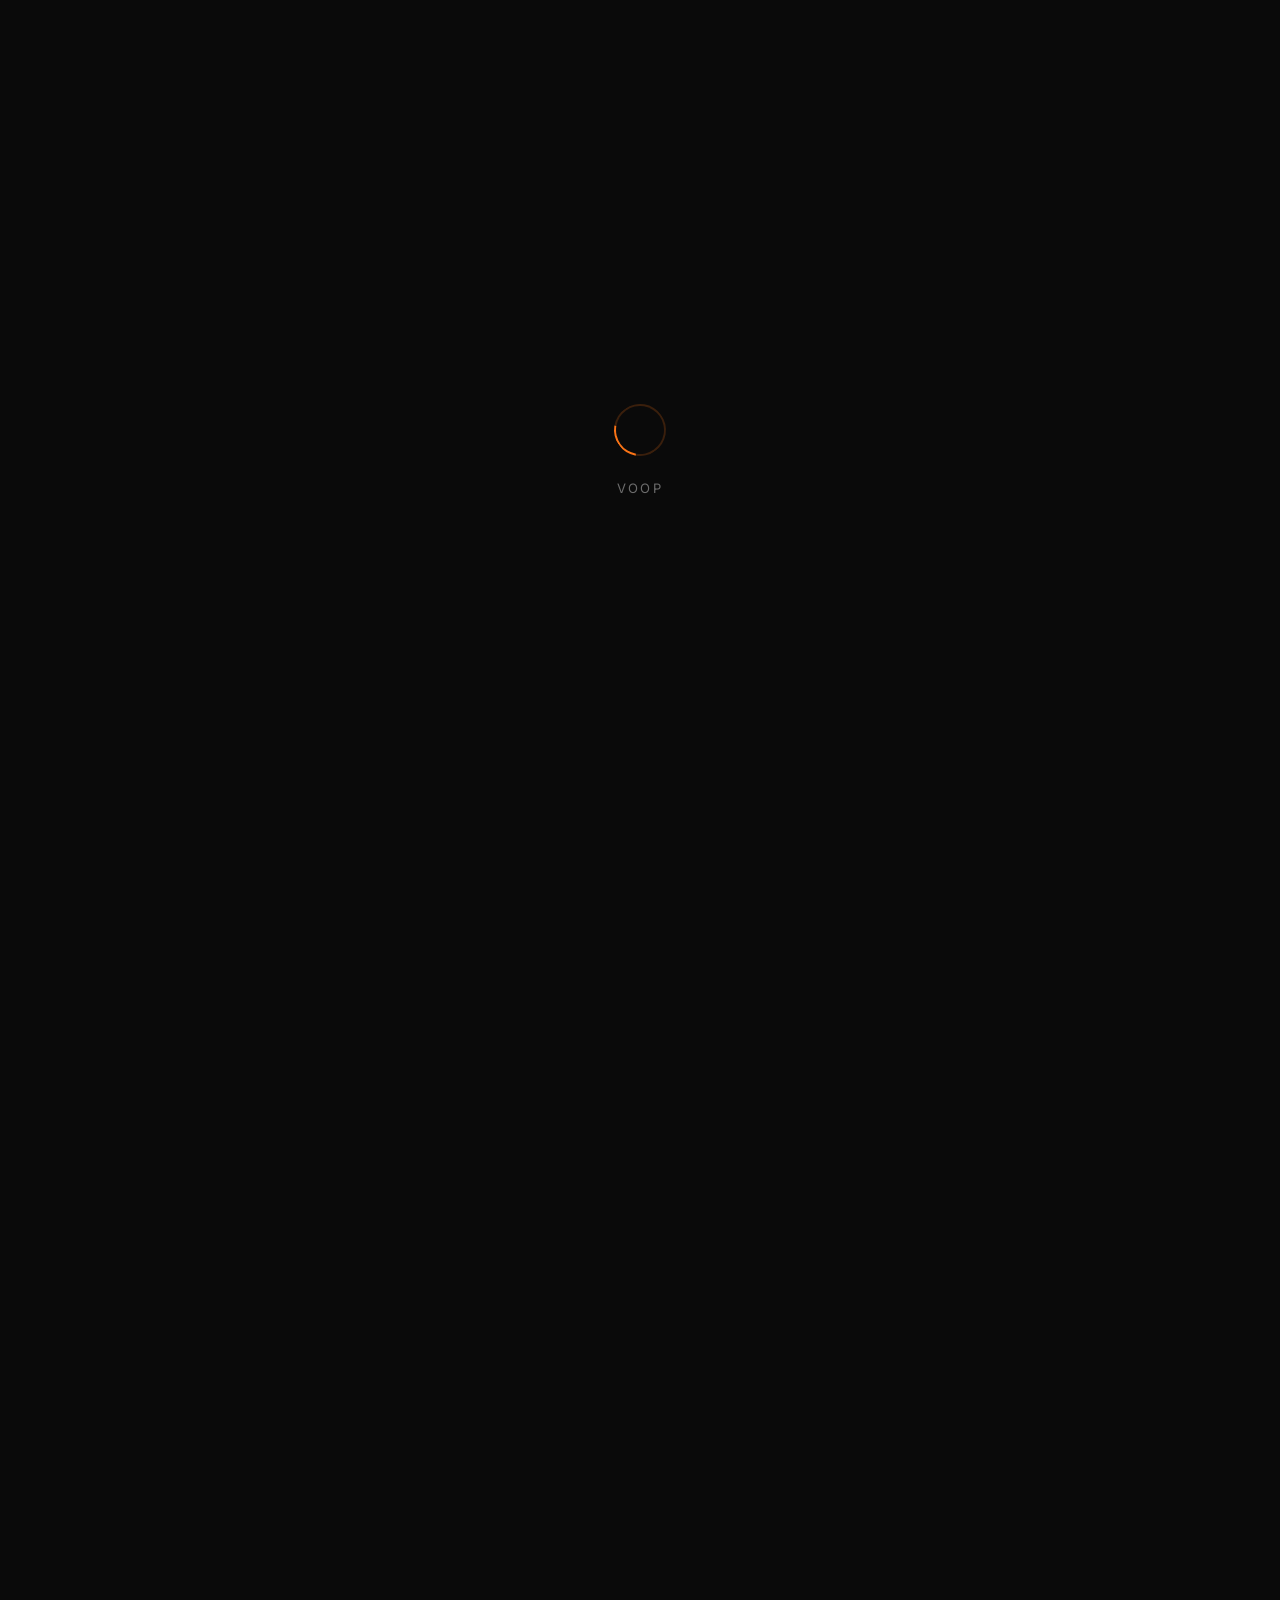
<file: index.html>
<!DOCTYPE html><html lang="en"><head><meta charSet="utf-8"/><meta name="viewport" content="width=device-width, initial-scale=1"/><link rel="stylesheet" href="/_next/static/chunks/0xys5m7l3gdin.css" data-precedence="next"/><link rel="preload" as="script" fetchPriority="low" href="/_next/static/chunks/0ht900cau6_ur.js"/><script src="/_next/static/chunks/00l-yd3t8dvwz.js" async=""></script><script src="/_next/static/chunks/16g.ca89g7fib.js" async=""></script><script src="/_next/static/chunks/turbopack-14evrwsj28xbr.js" async=""></script><script src="/_next/static/chunks/0dbhjjzl8qfwv.js" async=""></script><script src="/_next/static/chunks/0v55yd0tm4aeo.js" async=""></script><script src="/_next/static/chunks/136h9qar3me57.js" async=""></script><title>Voop — Build Habits That Stick</title><meta name="description" content="The cleanest habit tracker on iPhone. Track streaks, see your 90-day heatmap, add a home screen widget. No account needed."/><meta property="og:title" content="Voop — Build Habits That Stick"/><meta property="og:description" content="Track streaks, see your 90-day heatmap, add a home screen widget. Free. No account. Private by design."/><meta property="og:url" content="https://voop.site/"/><meta property="og:image" content="https://voop.site/og-image.png"/><meta property="og:image:width" content="1200"/><meta property="og:image:height" content="630"/><meta property="og:image:alt" content="Voop — Build Habits That Stick"/><meta property="og:type" content="website"/><meta name="twitter:card" content="summary_large_image"/><meta name="twitter:title" content="Voop — Build Habits That Stick"/><meta name="twitter:description" content="Track streaks, see your 90-day heatmap, add a home screen widget. Free. No account. Private by design."/><meta name="twitter:image" content="https://voop.site/og-image.png"/><link rel="icon" href="/favicon.ico?favicon.0x3dzn~oxb6tn.ico" sizes="256x256" type="image/x-icon"/><link rel="icon" href="/favicon.svg" type="image/svg+xml"/><link rel="apple-touch-icon" href="/favicon.svg"/><script src="/_next/static/chunks/03~yq9q893hmn.js" noModule=""></script></head><body><div hidden=""><!--$--><!--/$--></div><div style="position:fixed;inset:0;z-index:9999;display:flex;flex-direction:column;align-items:center;justify-content:center;background:#0A0A0A;opacity:1"><div style="width:52px;height:52px;border-radius:50%;border:2.5px solid rgba(249,115,22,0.2);border-top-color:#f97316;margin-bottom:24px"></div><p style="font-size:13px;letter-spacing:0.18em;text-transform:uppercase;color:rgba(255,255,255,0.4);opacity:0;transform:translateY(8px)">Voop</p></div><div style="opacity:0;transition:opacity 0.4s"><main style="background:#0A0A0A"><section id="home" style="min-height:100dvh;display:flex;align-items:center;justify-content:center;padding:80px 24px 60px;position:relative;overflow:hidden"><div style="position:absolute;top:20%;left:50%;transform:translateX(-50%);width:600px;height:400px;background:radial-gradient(ellipse, rgba(249,115,22,0.08) 0%, transparent 70%);pointer-events:none"></div><div style="max-width:1100px;width:100%;display:flex;align-items:center;justify-content:center;gap:80px;flex-wrap:wrap"><div style="flex:1 1 320px;max-width:520px"><div style="margin-bottom:28px;display:flex;align-items:center;gap:10px;opacity:0;transform:translateY(24px)"><div style="display:flex"><div style="width:28px;height:28px;border-radius:50%;background:#f97316;border:2px solid #0A0A0A;margin-left:0;display:flex;align-items:center;justify-content:center;font-size:13px">🧑</div><div style="width:28px;height:28px;border-radius:50%;background:#3b82f6;border:2px solid #0A0A0A;margin-left:-8px;display:flex;align-items:center;justify-content:center;font-size:13px">👩</div><div style="width:28px;height:28px;border-radius:50%;background:#a78bfa;border:2px solid #0A0A0A;margin-left:-8px;display:flex;align-items:center;justify-content:center;font-size:13px">👨</div></div><span style="font-size:13px;font-weight:500;background:linear-gradient(90deg, #ffffff 20%, #f97316 50%, #ffffff 80%);background-size:200% auto;-webkit-background-clip:text;-webkit-text-fill-color:transparent;background-clip:text;animation:shimmer 2.8s linear infinite">10,000+ habits built daily</span><style>@keyframes shimmer { 0% { background-position: 200% center; } 100% { background-position: -200% center; } }</style></div><h1 style="font-size:clamp(44px,8vw,78px);font-weight:700;letter-spacing:-0.04em;line-height:0.95;margin-bottom:24px;opacity:0;transform:translateY(24px)">Build habits<br/>that <em style="font-style:italic;font-weight:400;color:#f97316">stick.</em></h1><p style="font-size:clamp(16px,2.5vw,19px);color:rgba(255,255,255,0.5);line-height:1.65;margin-bottom:40px;max-width:440px;opacity:0;transform:translateY(24px)">The cleanest habit tracker on iPhone. Check things off, watch streaks grow, live better — one day at a time.</p><div style="display:flex;gap:12px;flex-wrap:wrap;align-items:center;opacity:0;transform:translateY(24px)"><a href="#" class="liquid-glass" style="display:flex;align-items:center;gap:10px;border-radius:14px;padding:12px 24px;text-decoration:none;color:#fff;border:1px solid rgba(255,255,255,0.18)"><svg width="20" height="20" viewBox="0 0 24 24" fill="currentColor"><path d="M18.71 19.5c-.83 1.24-1.71 2.45-3.05 2.47-1.34.03-1.77-.79-3.29-.79-1.53 0-2 .77-3.27.82-1.31.05-2.3-1.32-3.14-2.53C4.25 17 2.94 12.45 4.7 9.39c.87-1.52 2.43-2.48 4.12-2.51 1.28-.02 2.5.87 3.29.87.78 0 2.26-1.07 3.8-.91.65.03 2.47.26 3.64 1.98-.09.06-2.17 1.28-2.15 3.81.03 3.02 2.65 4.03 2.68 4.04-.03.07-.42 1.44-1.38 2.83M13 3.5c.73-.83 1.94-1.46 2.94-1.5.13 1.17-.34 2.35-1.04 3.19-.69.85-1.83 1.51-2.95 1.42-.15-1.15.41-2.35 1.05-3.11z"></path></svg><div><div style="font-size:10px;opacity:0.5;line-height:1.2">Download on the</div><div style="font-size:15px;font-weight:700;line-height:1.2">App Store</div></div></a><span style="font-size:13px;color:rgba(255,255,255,0.3)">🤖 Android coming soon</span></div></div><div style="opacity:0;transform:translateY(24px)"><div style="width:min(420px, 90vw);flex-shrink:0;background:#0d0d0d;border-radius:24px;border:1.5px solid rgba(255,255,255,0.1);padding:18px 16px 20px;box-shadow:0 40px 120px rgba(0,0,0,0.85), 0 0 80px rgba(249,115,22,0.07);animation:float 5s ease-in-out infinite;position:relative;overflow:hidden"><div style="display:flex;align-items:center;justify-content:space-between;margin-bottom:16px;padding:0 4px"><div style="display:flex;gap:6px"><div style="width:10px;height:10px;border-radius:50%;background:#ff5f57"></div><div style="width:10px;height:10px;border-radius:50%;background:#febc2e"></div><div style="width:10px;height:10px;border-radius:50%;background:#28c840"></div></div><span style="font-size:11px;color:rgba(255,255,255,0.25);font-weight:600;letter-spacing:0.06em">VOOP</span><span style="font-size:11px;color:rgba(255,255,255,0.25)">9:41</span></div><div style="padding:0 4px 14px;border-bottom:1px solid rgba(255,255,255,0.07);display:flex;align-items:center;justify-content:space-between"><div><p style="font-size:22px;font-weight:700;letter-spacing:-0.03em">Streaks</p><p style="font-size:11px;color:rgba(255,255,255,0.3);margin-top:2px">Last 90 days</p></div><div style="display:flex;gap:5px;align-items:center"><div style="width:18px;height:6px;border-radius:3px;background:#f97316;cursor:pointer;transition:all 0.3s ease"></div><div style="width:6px;height:6px;border-radius:3px;background:rgba(255,255,255,0.2);cursor:pointer;transition:all 0.3s ease"></div><div style="width:6px;height:6px;border-radius:3px;background:rgba(255,255,255,0.2);cursor:pointer;transition:all 0.3s ease"></div><div style="width:6px;height:6px;border-radius:3px;background:rgba(255,255,255,0.2);cursor:pointer;transition:all 0.3s ease"></div></div></div><div style="display:grid;grid-template-columns:repeat(3, 1fr);gap:8px;margin:14px 0"><div style="background:#141414;border-radius:12px;padding:10px;border:1px solid #f9731622;text-align:center"><p style="font-size:17px;font-weight:700;letter-spacing:-0.03em;color:#f97316">89🔥</p><p style="font-size:9px;color:rgba(255,255,255,0.35);margin-top:2px;letter-spacing:0.04em">CURRENT</p></div><div style="background:#141414;border-radius:12px;padding:10px;border:1px solid #f9731622;text-align:center"><p style="font-size:17px;font-weight:700;letter-spacing:-0.03em;color:#f97316">112</p><p style="font-size:9px;color:rgba(255,255,255,0.35);margin-top:2px;letter-spacing:0.04em">BEST EVER</p></div><div style="background:#141414;border-radius:12px;padding:10px;border:1px solid #f9731622;text-align:center"><p style="font-size:17px;font-weight:700;letter-spacing:-0.03em;color:#f97316">94%</p><p style="font-size:9px;color:rgba(255,255,255,0.35);margin-top:2px;letter-spacing:0.04em">COMPLETION</p></div></div><div style="background:#141414;border-radius:16px;padding:16px 14px;border:1px solid #f9731630;user-select:none;opacity:0;transform:translateX(120px)"><div style="display:flex;align-items:center;justify-content:space-between;margin-bottom:14px"><div style="display:flex;align-items:center;gap:10px"><div style="width:38px;height:38px;border-radius:50%;background:#f97316;display:flex;align-items:center;justify-content:center;font-size:18px;flex-shrink:0">🏃</div><div><p style="font-size:15px;font-weight:700">Morning Run</p><p style="font-size:11px;color:rgba(255,255,255,0.4)">🔥 <!-- -->89<!-- --> day streak</p></div></div><div style="background:#f9731618;border:1px solid #f9731640;border-radius:20px;padding:4px 12px"><p style="font-size:13px;font-weight:700;color:#f97316">Best: <!-- -->112</p></div></div><p style="font-size:10px;color:rgba(255,255,255,0.3);letter-spacing:0.06em;margin-bottom:8px;text-transform:uppercase">90-Day Activity</p><div style="display:grid;grid-template-columns:repeat(13, 1fr);gap:3px;margin-top:8px"><div style="aspect-ratio:1;border-radius:2px;background:rgba(255,255,255,0.07);opacity:0.85"></div><div style="aspect-ratio:1;border-radius:2px;background:rgba(255,255,255,0.07);opacity:0.85"></div><div style="aspect-ratio:1;border-radius:2px;background:#f97316;opacity:0.4620879120879121"></div><div style="aspect-ratio:1;border-radius:2px;background:#f97316;opacity:0.46813186813186813"></div><div style="aspect-ratio:1;border-radius:2px;background:#f97316;opacity:0.4741758241758242"></div><div style="aspect-ratio:1;border-radius:2px;background:#f97316;opacity:0.48021978021978023"></div><div style="aspect-ratio:1;border-radius:2px;background:#f97316;opacity:0.48626373626373626"></div><div style="aspect-ratio:1;border-radius:2px;background:#f97316;opacity:0.49230769230769234"></div><div style="aspect-ratio:1;border-radius:2px;background:#f97316;opacity:0.49835164835164836"></div><div style="aspect-ratio:1;border-radius:2px;background:#f97316;opacity:0.5043956043956044"></div><div style="aspect-ratio:1;border-radius:2px;background:#f97316;opacity:0.5104395604395604"></div><div style="aspect-ratio:1;border-radius:2px;background:#f97316;opacity:0.5164835164835165"></div><div style="aspect-ratio:1;border-radius:2px;background:#f97316;opacity:0.5225274725274726"></div><div style="aspect-ratio:1;border-radius:2px;background:#f97316;opacity:0.5285714285714286"></div><div style="aspect-ratio:1;border-radius:2px;background:#f97316;opacity:0.5346153846153846"></div><div style="aspect-ratio:1;border-radius:2px;background:#f97316;opacity:0.5406593406593407"></div><div style="aspect-ratio:1;border-radius:2px;background:#f97316;opacity:0.5467032967032968"></div><div style="aspect-ratio:1;border-radius:2px;background:#f97316;opacity:0.5527472527472528"></div><div style="aspect-ratio:1;border-radius:2px;background:#f97316;opacity:0.5587912087912088"></div><div style="aspect-ratio:1;border-radius:2px;background:#f97316;opacity:0.5648351648351648"></div><div style="aspect-ratio:1;border-radius:2px;background:#f97316;opacity:0.5708791208791208"></div><div style="aspect-ratio:1;border-radius:2px;background:#f97316;opacity:0.576923076923077"></div><div style="aspect-ratio:1;border-radius:2px;background:#f97316;opacity:0.582967032967033"></div><div style="aspect-ratio:1;border-radius:2px;background:#f97316;opacity:0.589010989010989"></div><div style="aspect-ratio:1;border-radius:2px;background:#f97316;opacity:0.595054945054945"></div><div style="aspect-ratio:1;border-radius:2px;background:#f97316;opacity:0.6010989010989012"></div><div style="aspect-ratio:1;border-radius:2px;background:#f97316;opacity:0.6071428571428572"></div><div style="aspect-ratio:1;border-radius:2px;background:#f97316;opacity:0.6131868131868132"></div><div style="aspect-ratio:1;border-radius:2px;background:#f97316;opacity:0.6192307692307693"></div><div style="aspect-ratio:1;border-radius:2px;background:#f97316;opacity:0.6252747252747253"></div><div style="aspect-ratio:1;border-radius:2px;background:#f97316;opacity:0.6313186813186813"></div><div style="aspect-ratio:1;border-radius:2px;background:#f97316;opacity:0.6373626373626374"></div><div style="aspect-ratio:1;border-radius:2px;background:#f97316;opacity:0.6434065934065935"></div><div style="aspect-ratio:1;border-radius:2px;background:#f97316;opacity:0.6494505494505495"></div><div style="aspect-ratio:1;border-radius:2px;background:#f97316;opacity:0.6554945054945055"></div><div style="aspect-ratio:1;border-radius:2px;background:#f97316;opacity:0.6615384615384616"></div><div style="aspect-ratio:1;border-radius:2px;background:#f97316;opacity:0.6675824175824177"></div><div style="aspect-ratio:1;border-radius:2px;background:#f97316;opacity:0.6736263736263737"></div><div style="aspect-ratio:1;border-radius:2px;background:#f97316;opacity:0.6796703296703297"></div><div style="aspect-ratio:1;border-radius:2px;background:#f97316;opacity:0.6857142857142857"></div><div style="aspect-ratio:1;border-radius:2px;background:#f97316;opacity:0.6917582417582417"></div><div style="aspect-ratio:1;border-radius:2px;background:#f97316;opacity:0.6978021978021979"></div><div style="aspect-ratio:1;border-radius:2px;background:#f97316;opacity:0.7038461538461539"></div><div style="aspect-ratio:1;border-radius:2px;background:#f97316;opacity:0.7098901098901099"></div><div style="aspect-ratio:1;border-radius:2px;background:#f97316;opacity:0.7159340659340659"></div><div style="aspect-ratio:1;border-radius:2px;background:#f97316;opacity:0.7219780219780221"></div><div style="aspect-ratio:1;border-radius:2px;background:#f97316;opacity:0.7280219780219781"></div><div style="aspect-ratio:1;border-radius:2px;background:#f97316;opacity:0.7340659340659341"></div><div style="aspect-ratio:1;border-radius:2px;background:#f97316;opacity:0.7401098901098901"></div><div style="aspect-ratio:1;border-radius:2px;background:#f97316;opacity:0.7461538461538462"></div><div style="aspect-ratio:1;border-radius:2px;background:#f97316;opacity:0.7521978021978022"></div><div style="aspect-ratio:1;border-radius:2px;background:#f97316;opacity:0.7582417582417582"></div><div style="aspect-ratio:1;border-radius:2px;background:#f97316;opacity:0.7642857142857142"></div><div style="aspect-ratio:1;border-radius:2px;background:#f97316;opacity:0.7703296703296704"></div><div style="aspect-ratio:1;border-radius:2px;background:#f97316;opacity:0.7763736263736264"></div><div style="aspect-ratio:1;border-radius:2px;background:#f97316;opacity:0.7824175824175824"></div><div style="aspect-ratio:1;border-radius:2px;background:#f97316;opacity:0.7884615384615385"></div><div style="aspect-ratio:1;border-radius:2px;background:#f97316;opacity:0.7945054945054946"></div><div style="aspect-ratio:1;border-radius:2px;background:#f97316;opacity:0.8005494505494506"></div><div style="aspect-ratio:1;border-radius:2px;background:#f97316;opacity:0.8065934065934066"></div><div style="aspect-ratio:1;border-radius:2px;background:#f97316;opacity:0.8126373626373626"></div><div style="aspect-ratio:1;border-radius:2px;background:#f97316;opacity:0.8186813186813187"></div><div style="aspect-ratio:1;border-radius:2px;background:#f97316;opacity:0.8247252747252748"></div><div style="aspect-ratio:1;border-radius:2px;background:#f97316;opacity:0.8307692307692308"></div><div style="aspect-ratio:1;border-radius:2px;background:#f97316;opacity:0.836813186813187"></div><div style="aspect-ratio:1;border-radius:2px;background:#f97316;opacity:0.842857142857143"></div><div style="aspect-ratio:1;border-radius:2px;background:#f97316;opacity:0.848901098901099"></div><div style="aspect-ratio:1;border-radius:2px;background:#f97316;opacity:0.854945054945055"></div><div style="aspect-ratio:1;border-radius:2px;background:#f97316;opacity:0.860989010989011"></div><div style="aspect-ratio:1;border-radius:2px;background:#f97316;opacity:0.8670329670329671"></div><div style="aspect-ratio:1;border-radius:2px;background:#f97316;opacity:0.8730769230769231"></div><div style="aspect-ratio:1;border-radius:2px;background:#f97316;opacity:0.8791208791208791"></div><div style="aspect-ratio:1;border-radius:2px;background:#f97316;opacity:0.8851648351648351"></div><div style="aspect-ratio:1;border-radius:2px;background:#f97316;opacity:0.8912087912087913"></div><div style="aspect-ratio:1;border-radius:2px;background:#f97316;opacity:0.8972527472527473"></div><div style="aspect-ratio:1;border-radius:2px;background:#f97316;opacity:0.9032967032967033"></div><div style="aspect-ratio:1;border-radius:2px;background:#f97316;opacity:0.9093406593406594"></div><div style="aspect-ratio:1;border-radius:2px;background:#f97316;opacity:0.9153846153846155"></div><div style="aspect-ratio:1;border-radius:2px;background:#f97316;opacity:0.9214285714285715"></div><div style="aspect-ratio:1;border-radius:2px;background:#f97316;opacity:0.9274725274725275"></div><div style="aspect-ratio:1;border-radius:2px;background:#f97316;opacity:0.9335164835164835"></div><div style="aspect-ratio:1;border-radius:2px;background:#f97316;opacity:0.9395604395604396"></div><div style="aspect-ratio:1;border-radius:2px;background:#f97316;opacity:0.9456043956043957"></div><div style="aspect-ratio:1;border-radius:2px;background:#f97316;opacity:0.9516483516483516"></div><div style="aspect-ratio:1;border-radius:2px;background:#f97316;opacity:0.9576923076923078"></div><div style="aspect-ratio:1;border-radius:2px;background:#f97316;opacity:0.9637362637362639"></div><div style="aspect-ratio:1;border-radius:2px;background:#f97316;opacity:0.9697802197802199"></div><div style="aspect-ratio:1;border-radius:2px;background:#f97316;opacity:0.9758241758241759"></div><div style="aspect-ratio:1;border-radius:2px;background:#f97316;opacity:0.9818681318681319"></div><div style="aspect-ratio:1;border-radius:2px;background:#f97316;opacity:0.987912087912088"></div><div style="aspect-ratio:1;border-radius:2px;background:#f97316;opacity:0.993956043956044"></div></div><div style="margin-top:14px"><div style="display:flex;justify-content:space-between;margin-bottom:6px"><span style="font-size:11px;color:rgba(255,255,255,0.4)">Completion rate</span><span style="font-size:11px;font-weight:700;color:#f97316">94<!-- -->%</span></div><div style="height:5px;background:rgba(255,255,255,0.08);border-radius:4px;overflow:hidden"><div style="height:100%;background:#f97316;border-radius:4px;width:0px"></div></div></div></div><p style="font-size:10px;color:rgba(255,255,255,0.18);text-align:center;margin-top:12px;letter-spacing:0.06em">← swipe to explore →</p></div></div></div></section><section id="app-preview" style="padding:80px 24px 100px"><div style="max-width:900px;margin:0 auto"><p style="font-size:11px;letter-spacing:0.18em;text-transform:uppercase;color:rgba(255,255,255,0.35);margin-bottom:16px;opacity:0;transform:translateY(16px)">THE APP</p><h2 style="font-size:clamp(28px,6vw,52px);font-weight:600;letter-spacing:-1.5px;margin-bottom:56px;line-height:1.1;opacity:0;transform:translateY(20px)">Your habits, beautifully<br/><em style="font-style:italic;font-weight:400;color:#f97316">tracked</em></h2><div style="display:flex;flex-direction:column;align-items:center;gap:40px"><div style="width:min(300px, 88vw);background:#0A0A0A;border-radius:44px;border:1.5px solid rgba(255,255,255,0.1);padding:28px 16px 24px;box-shadow:0 40px 120px rgba(0,0,0,0.85), 0 0 60px rgba(249,115,22,0.08);opacity:0;transform:translateY(30px)"><div style="width:70px;height:5px;background:#1a1a1a;border-radius:3px;margin:0 auto 22px"></div><div style="display:flex;justify-content:space-between;align-items:center;margin-bottom:16px;padding:0 4px"><div><p style="font-size:10px;color:rgba(255,255,255,0.3);font-weight:600;letter-spacing:0.08em;margin-bottom:2px">SATURDAY, MAR 28</p><p style="font-size:20px;font-weight:700">Today</p></div><div style="background:rgba(249,115,22,0.15);border:1px solid rgba(249,115,22,0.3);border-radius:20px;padding:4px 10px;display:flex;align-items:center;gap:4px"><span style="font-size:12px">🔥</span><span style="font-size:14px;font-weight:700">4</span></div></div><div style="display:flex;flex-direction:column;gap:10px"><div style="display:flex;align-items:center;gap:10px;background:#141414;border-radius:14px;padding:12px 14px;border:1px solid rgba(255,255,255,0.05);cursor:pointer"><div style="width:34px;height:34px;border-radius:50%;background:#a78bfa;display:flex;align-items:center;justify-content:center;font-size:16px;flex-shrink:0">🧘</div><div style="flex:1"><p style="font-size:13px;font-weight:600;color:#fff;text-decoration:none;margin-bottom:2px">Meditate</p><p style="font-size:11px;color:rgba(255,255,255,0.3)">🔥 <!-- -->7<!-- --> days</p></div><div style="width:26px;height:26px;border-radius:50%;background:transparent;border:1.5px solid rgba(255,255,255,0.2);display:flex;align-items:center;justify-content:center;font-size:12px;flex-shrink:0"></div></div><div style="display:flex;align-items:center;gap:10px;background:#141414;border-radius:14px;padding:12px 14px;border:1px solid rgba(255,255,255,0.05);cursor:pointer"><div style="width:34px;height:34px;border-radius:50%;background:#f97316;display:flex;align-items:center;justify-content:center;font-size:16px;flex-shrink:0">🏃</div><div style="flex:1"><p style="font-size:13px;font-weight:600;color:#fff;text-decoration:none;margin-bottom:2px">Run</p><p style="font-size:11px;color:rgba(255,255,255,0.3)">🔥 <!-- -->14<!-- --> days</p></div><div style="width:26px;height:26px;border-radius:50%;background:transparent;border:1.5px solid rgba(255,255,255,0.2);display:flex;align-items:center;justify-content:center;font-size:12px;flex-shrink:0"></div></div><div style="display:flex;align-items:center;gap:10px;background:#141414;border-radius:14px;padding:12px 14px;border:1px solid #3b82f630;cursor:pointer"><div style="width:34px;height:34px;border-radius:50%;background:#3b82f6;display:flex;align-items:center;justify-content:center;font-size:16px;flex-shrink:0">📖</div><div style="flex:1"><p style="font-size:13px;font-weight:600;color:rgba(255,255,255,0.35);text-decoration:line-through;margin-bottom:2px">Read</p><p style="font-size:11px;color:rgba(255,255,255,0.3)">🔥 <!-- -->31<!-- --> days</p></div><div style="width:26px;height:26px;border-radius:50%;background:#22c55e;border:none;display:flex;align-items:center;justify-content:center;font-size:12px;flex-shrink:0">✓</div></div><div style="display:flex;align-items:center;gap:10px;background:#141414;border-radius:14px;padding:12px 14px;border:1px solid rgba(255,255,255,0.05);cursor:pointer"><div style="width:34px;height:34px;border-radius:50%;background:#22c55e;display:flex;align-items:center;justify-content:center;font-size:16px;flex-shrink:0">💧</div><div style="flex:1"><p style="font-size:13px;font-weight:600;color:#fff;text-decoration:none;margin-bottom:2px">Water</p><p style="font-size:11px;color:rgba(255,255,255,0.3)">🔥 <!-- -->5<!-- --> days</p></div><div style="width:26px;height:26px;border-radius:50%;background:transparent;border:1.5px solid rgba(255,255,255,0.2);display:flex;align-items:center;justify-content:center;font-size:12px;flex-shrink:0"></div></div></div><div style="margin-top:14px;padding:0 4px"><div style="height:4px;background:rgba(255,255,255,0.08);border-radius:4px;overflow:hidden"><div style="height:100%;background:#f97316;border-radius:4px"></div></div><p style="font-size:11px;color:rgba(255,255,255,0.3);margin-top:6px">1<!-- -->/<!-- -->4<!-- --> habits done today</p></div></div><p style="font-size:13px;color:rgba(255,255,255,0.3);text-align:center;opacity:0">Tap habits to check them off → <span style="color:#f97316">interactive demo</span></p></div></div></section><section style="padding:60px 24px 80px;border-top:1px solid rgba(255,255,255,0.06)"><div style="max-width:860px;margin:0 auto"><div class="text"><span class="" style="display:inline-block;margin-right:0.3em;opacity:0.12">We</span><span class="" style="display:inline-block;margin-right:0.3em;opacity:0.12">believe</span><span class="" style="display:inline-block;margin-right:0.3em;opacity:0.12">small</span><span class="highlight-word" style="display:inline-block;margin-right:0.3em;opacity:0.12">habits</span><span class="highlight-word" style="display:inline-block;margin-right:0.3em;opacity:0.12">compound</span><span class="" style="display:inline-block;margin-right:0.3em;opacity:0.12">into</span><span class="highlight-word" style="display:inline-block;margin-right:0.3em;opacity:0.12">extraordinary</span><span class="" style="display:inline-block;margin-right:0.3em;opacity:0.12">lives.</span><span class="" style="display:inline-block;margin-right:0.3em;opacity:0.12">Voop</span><span class="" style="display:inline-block;margin-right:0.3em;opacity:0.12">gives</span><span class="" style="display:inline-block;margin-right:0.3em;opacity:0.12">you</span><span class="" style="display:inline-block;margin-right:0.3em;opacity:0.12">the</span><span class="highlight-word" style="display:inline-block;margin-right:0.3em;opacity:0.12">simplest</span><span class="" style="display:inline-block;margin-right:0.3em;opacity:0.12">possible</span><span class="" style="display:inline-block;margin-right:0.3em;opacity:0.12">tool</span><span class="" style="display:inline-block;margin-right:0.3em;opacity:0.12">to</span><span class="" style="display:inline-block;margin-right:0.3em;opacity:0.12">show</span><span class="" style="display:inline-block;margin-right:0.3em;opacity:0.12">up</span><span class="highlight-word" style="display:inline-block;margin-right:0.3em;opacity:0.12">every</span><span class="" style="display:inline-block;margin-right:0.3em;opacity:0.12">day</span><span class="" style="display:inline-block;margin-right:0.3em;opacity:0.12">—</span><span class="" style="display:inline-block;margin-right:0.3em;opacity:0.12">and</span><span class="" style="display:inline-block;margin-right:0.3em;opacity:0.12">celebrate</span><span class="" style="display:inline-block;margin-right:0.3em;opacity:0.12">when</span><span class="" style="display:inline-block;margin-right:0.3em;opacity:0.12">you</span><span class="" style="display:inline-block;margin-right:0.3em;opacity:0.12">do.</span></div><style>.highlight-word { color: #f97316; font-weight: 600; }</style><style>.text { font-size: clamp(22px,4vw,42px); font-weight: 500; letter-spacing: -0.04em; line-height: 1.25; }</style></div></section><section id="features" style="padding:80px 24px 100px;border-top:1px solid rgba(255,255,255,0.06)"><div style="max-width:1000px;margin:0 auto"><p style="font-size:11px;letter-spacing:0.18em;text-transform:uppercase;color:rgba(255,255,255,0.35);margin-bottom:16px;opacity:0;transform:translateY(16px)">FEATURES</p><h2 style="font-size:clamp(28px,6vw,52px);font-weight:600;letter-spacing:-1.5px;margin-bottom:56px;line-height:1.1;opacity:0;transform:translateY(20px)">Everything you need.<br/><em style="font-style:italic;font-weight:400;color:rgba(255,255,255,0.3)">Nothing you don&#x27;t.</em></h2><div style="display:grid;grid-template-columns:repeat(auto-fill, minmax(280px, 1fr));gap:16px"><div style="background:#141414;border-radius:20px;padding:28px 24px;border:1px solid rgba(255,255,255,0.06);transition:border-color 0.2s;opacity:0;transform:translateY(30px)"><div style="width:46px;height:46px;border-radius:14px;background:#f9731618;border:1px solid #f9731630;display:flex;align-items:center;justify-content:center;font-size:22px;margin-bottom:16px">🔥</div><h3 style="font-size:16px;font-weight:700;margin-bottom:8px">Streak Tracking</h3><p style="font-size:14px;color:rgba(255,255,255,0.45);line-height:1.65">Watch your streaks build day by day. Missing once hurts — that&#x27;s the point.</p></div><div style="background:#141414;border-radius:20px;padding:28px 24px;border:1px solid rgba(255,255,255,0.06);transition:border-color 0.2s;opacity:0;transform:translateY(30px)"><div style="width:46px;height:46px;border-radius:14px;background:#3b82f618;border:1px solid #3b82f630;display:flex;align-items:center;justify-content:center;font-size:22px;margin-bottom:16px">📊</div><h3 style="font-size:16px;font-weight:700;margin-bottom:8px">Real Stats</h3><p style="font-size:14px;color:rgba(255,255,255,0.45);line-height:1.65">Completion rate, best streaks, and 90-day heatmap at a glance.</p></div><div style="background:#141414;border-radius:20px;padding:28px 24px;border:1px solid rgba(255,255,255,0.06);transition:border-color 0.2s;opacity:0;transform:translateY(30px)"><div style="width:46px;height:46px;border-radius:14px;background:#a78bfa18;border:1px solid #a78bfa30;display:flex;align-items:center;justify-content:center;font-size:22px;margin-bottom:16px">🎨</div><h3 style="font-size:16px;font-weight:700;margin-bottom:8px">Fully Yours</h3><p style="font-size:14px;color:rgba(255,255,255,0.45);line-height:1.65">Every habit gets its own emoji and colour. Your system, your way.</p></div><div style="background:#141414;border-radius:20px;padding:28px 24px;border:1px solid rgba(255,255,255,0.06);transition:border-color 0.2s;opacity:0;transform:translateY(30px)"><div style="width:46px;height:46px;border-radius:14px;background:#22c55e18;border:1px solid #22c55e30;display:flex;align-items:center;justify-content:center;font-size:22px;margin-bottom:16px">🏠</div><h3 style="font-size:16px;font-weight:700;margin-bottom:8px">Home Widget</h3><p style="font-size:14px;color:rgba(255,255,255,0.45);line-height:1.65">Check off habits right from your home screen. No app required.</p></div><div style="background:#141414;border-radius:20px;padding:28px 24px;border:1px solid rgba(255,255,255,0.06);transition:border-color 0.2s;opacity:0;transform:translateY(30px)"><div style="width:46px;height:46px;border-radius:14px;background:#f59e0b18;border:1px solid #f59e0b30;display:flex;align-items:center;justify-content:center;font-size:22px;margin-bottom:16px">✅</div><h3 style="font-size:16px;font-weight:700;margin-bottom:8px">Dead Simple</h3><p style="font-size:14px;color:rgba(255,255,255,0.45);line-height:1.65">Open, check things off, close. That&#x27;s it. No bloat, no subscriptions.</p></div><div style="background:#141414;border-radius:20px;padding:28px 24px;border:1px solid rgba(255,255,255,0.06);transition:border-color 0.2s;opacity:0;transform:translateY(30px)"><div style="width:46px;height:46px;border-radius:14px;background:#ec489918;border:1px solid #ec489930;display:flex;align-items:center;justify-content:center;font-size:22px;margin-bottom:16px">🔒</div><h3 style="font-size:16px;font-weight:700;margin-bottom:8px">Private</h3><p style="font-size:14px;color:rgba(255,255,255,0.45);line-height:1.65">No account needed. All data stays on your device. Always.</p></div></div></div></section><section id="download" style="padding:40px 24px 100px;border-top:1px solid rgba(255,255,255,0.06);position:relative;overflow:hidden"><svg style="position:absolute;inset:0;width:100%;height:100%;opacity:0.12;pointer-events:none" preserveAspectRatio="none" viewBox="0 0 1440 320"><polyline points="0,160 10,160.95956257042687 20,161.91691505040447 30,162.86985243982357 40,163.8161799075309 50,164.75371784652347 60,165.68030689407846 70,166.59381290525573 80,167.49213186831824 90,168.37319475074855 100,169.23497226470067 110,170.07547954091052 120,170.89278070030053 130,171.6849933127487 140,172.4502927327524 150,173.18691630200138 160,173.89316740917994 170,174.567419397648 180,175.20811931200063 190,175.81379147487687 200,176.38304088577985 210,176.91455643407946 220,177.407113918798 230,177.85957886822274 240,178.27090915285203 250,178.64015738565598 260,178.966473104124 270,179.24910472907294 280,179.4874012957047 290,179.6808139529258 300,179.8288972274762 310,179.93131004995524 320,179.9878165403819 330,179.99828655148013 340,179.96269596843734 350,179.88112676444638 360,179.75376681190275 370,179.5809094496917 380,179.36295280756215 390,179.10039888914372 400,178.79385241571816 410,178.44401943340904 420,178.0517056869972 430,177.61781476410772 440,177.14334601404224 450,176.6293922460509 460,176.07713721234435 470,175.4878528816437 480,174.86289650954788 490,174.2037075124657 500,173.5118041523132 510,172.7887800396117 520,172.03630046304096 530,171.25609855390138 540,170.44997129431897 550,169.61977537838774 560,168.76742293578155 570,167.89487712768533 580,167.00414762518935 590,166.09728598056023 600,165.17638090205043 610,164.24355344312892 620,163.30095211721354 630,162.35074794915676 640,161.3951294748825 650,160.43629770069123 660,159.47646103384253 670,158.517830196092 680,157.56261313189705 690,156.6130099230195 700,155.67120772123792 710,154.7393757108405 720,153.81966011250105 730,152.91417924004568 740,152.0250186214951 750,151.15422619561997 760,150.30380759507327 770,149.47572152696262 780,148.67187526150335 790,147.8941202391421 800,147.14424780626922 810,146.42398508934116 820,145.73499101691635 830,145.07885249876603 840,144.45708077086059 850,143.87110791465034 860,143.32228355865664 870,142.81187176997094 880,142.34104814282145 890,141.91089709091264 900,141.52240934977425 910,141.17647969487257 920,140.8739048807393 930,140.6153818058649 940,140.4015059075834 950,140.2327697906448 960,140.10956209263452 970,140.03216658885302 980,140.00076153871657 990,140.01541927518554 1000,140.07610603816508 1010,140.18268205226235 1020,140.3349018487209 1030,140.53241483079103 1040,140.77476608123362 1050,141.0613974100979 1060,141.3916486403595 1070,141.76475912845822 1080,142.17986951623263 1090,142.63602371021716 1100,143.1321710837423 1110,143.6671688967664 1120,144.23978492786557 1130,144.848700312319 1140,145.49251257975425 1150,146.16973888435462 1160,146.87881942018984 1170,147.61812101380332 1180,148.3859408857812 1190,149.18051057264012 1200,150 1210,150.84252169766086 1220,151.70613514687523 1230,152.58885124980327 1240,153.48863691085685 1250,154.40341971938014 1260,155.3310927228819 1270,156.26951927982532 1280,157.21653798079868 1290,158.16996762673196 1300,159.1276122526933 1310,160.08726618569494 1320,161.0467191248589 1330,162.00376123224154 1340,162.95618822259223 1350,163.9018064403226 1360,164.83843791199337 1370,165.76392536268182 1380,166.67613718467544 1390,167.57297234704868 1400,168.452365234814 1410,169.31229040650223 1420,170.1507672592141 1430,170.9658645903983 1440,171.75570504584948" fill="none" stroke="#f97316" stroke-width="1.8"></polyline><polyline points="0,209.09538931178864 10,209.39155616875723 20,209.63013480762768 30,209.81017054924456 40,209.9309429755077 50,209.99196881214547 60,209.9930038625507 70,209.9340439849399 80,209.81532510892706 90,209.63732229144443 100,209.40074781578892 110,209.10654834140033 120,208.75590111577685 130,208.35020926368614 140,207.8910961725218 150,207.38039899627296 160,206.82016130410082 170,206.21262490293896 180,205.56022086683953 190,204.865559808962 200,204.13142143513082 210,203.36074342076418 220,202.5566096556829 230,201.72223790383833 240,200.86096692733912 250,199.9762431263003 260,199.07160674797612 270,198.15067772036073 280,197.21714116694417 290,196.27473266058664 300,195.3272232755184 310,194.37840449727992 320,193.4320730509852 330,192.49201570861942 340,191.56199413616378 350,190.64572984118305 360,189.746889281108 370,188.86906919180242 380,188.01578219512334 390,187.19044274306523 400,186.3963534547343 410,185.63669190082473 420,184.91449788847999 430,184.2326612974187 440,183.59391051599954 450,183.00080152349804 460,182.4557076622836 470,181.96081014082284 480,181.5180893055125 490,181.12931671626737 500,180.79604805757342 510,180.51961691337226 520,180.30112943068755 530,180.14145989334634 540,180.04124722350772 550,180.00089242499774 560,180.02055697868138 570,180.1001621962922 580,180.23938953530563 590,180.4376818735961 600,180.6942457387766 610,181.00805448330115 620,181.37785239262377 630,181.80215970997563 640,182.2792785576536 650,182.80729973112577 660,183.38411033876721 670,184.0074022566555 680,184.67468136459368 690,185.38327752640262 700,186.13035527454628 710,186.912925156335 720,187.72785569630497 730,188.5718859269054 740,189.44163843735245 750,190.33363288843364 760,191.2442999391834 770,192.16999552970168 780,193.10701546296255 790,194.05161022726304 800,195 810,195.94838977273696 820,196.89298453703745 830,197.83000447029832 840,198.75570006081662 850,199.6663671115664 860,200.55836156264755 870,201.42811407309463 880,202.27214430369506 890,203.08707484366502 900,203.86964472545375 910,204.61672247359738 920,205.3253186354063 930,205.9925977433445 940,206.61588966123279 950,207.19270026887423 960,207.7207214423464 970,208.19784029002437 980,208.62214760737623 990,208.99194551669885 1000,209.3057542612234 1010,209.5623181264039 1020,209.76061046469437 1030,209.8998378037078 1040,209.97944302131862 1050,209.99910757500226 1060,209.95875277649228 1070,209.85854010665366 1080,209.69887056931245 1090,209.48038308662774 1100,209.20395194242658 1110,208.8706832837326 1120,208.48191069448748 1130,208.03918985917716 1140,207.5442923377164 1150,206.99919847650193 1160,206.40608948400046 1170,205.7673387025813 1180,205.08550211152001 1190,204.36330809917527 1200,203.6036465452657 1210,202.80955725693477 1220,201.98421780487666 1230,201.13093080819758 1240,200.253110718892 1250,199.35427015881692 1260,198.4380058638362 1270,197.5079842913806 1280,196.5679269490148 1290,195.6215955027201 1300,194.6727767244816 1310,193.7252673394134 1320,192.78285883305585 1330,191.84932227963927 1340,190.9283932520239 1350,190.02375687369974 1360,189.1390330726609 1370,188.27776209616167 1380,187.44339034431712 1390,186.63925657923585 1400,185.86857856486918 1410,185.134440191038 1420,184.43977913316047 1430,183.78737509706104 1440,183.17983869589915" fill="none" stroke="#f97316" stroke-width="1.5"></polyline><polyline points="0,236.4278760968654 10,235.8070295571094 20,235.15038074910055 30,234.46197813109808 40,233.74606593415913 50,233.00705799504274 60,232.24951054343865 70,231.47809411129612 80,230.69756473744127 90,229.91273464501626 100,229.12844257252343 110,228.34952394139322 120,227.58078104400332 130,226.8269534359491 140,226.09268871510727 150,225.38251386764966 160,224.70080735766794 170,224.05177213248658 180,223.43940971009494 190,222.86749550845818 200,222.33955556881023 210,221.8588448164368 220,221.42832699297887 230,221.05065638397974 240,220.72816145433214 250,220.46283049251772 260,220.25629935214764 270,220.10984136638083 280,220.02435949740175 290,220.0003807693583 300,220.03805301908255 310,220.1371439846277 320,220.29704273724002 330,220.51676344793802 340,220.7949514654756 350,221.1298916682178 360,221.51951903843573 370,221.96143139382784 380,222.45290419777228 390,222.9909073570015 400,223.5721239031346 410,224.1929704428906 420,224.84961925089945 430,225.53802186890192 440,226.25393406584087 450,226.99294200495726 460,227.75048945656135 470,228.52190588870388 480,229.30243526255873 490,230.08726535498374 500,230.87155742747657 510,231.65047605860678 520,232.41921895599668 530,233.17304656405094 540,233.90731128489273 550,234.61748613235034 560,235.29919264233206 570,235.94822786751342 580,236.56059028990506 590,237.13250449154182 600,237.66044443118977 610,238.1411551835632 620,238.57167300702113 630,238.94934361602026 640,239.27183854566786 650,239.53716950748228 660,239.74370064785236 670,239.89015863361917 680,239.97564050259825 690,239.9996192306417 700,239.96194698091745 710,239.8628560153723 720,239.70295726275995 730,239.483236552062 740,239.2050485345244 750,238.8701083317822 760,238.48048096156427 770,238.0385686061722 780,237.54709580222772 790,237.0090926429985 800,236.4278760968654 810,235.80702955710942 820,235.15038074910055 830,234.46197813109808 840,233.7460659341591 850,233.00705799504274 860,232.24951054343865 870,231.47809411129612 880,230.69756473744124 890,229.91273464501626 900,229.12844257252343 910,228.34952394139322 920,227.58078104400332 930,226.8269534359491 940,226.09268871510727 950,225.38251386764966 960,224.70080735766794 970,224.0517721324866 980,223.43940971009494 990,222.86749550845818 1000,222.33955556881023 1010,221.8588448164368 1020,221.42832699297887 1030,221.05065638397974 1040,220.7281614543321 1050,220.46283049251772 1060,220.25629935214764 1070,220.10984136638083 1080,220.02435949740175 1090,220.0003807693583 1100,220.03805301908255 1110,220.1371439846277 1120,220.29704273724005 1130,220.516763447938 1140,220.7949514654756 1150,221.1298916682178 1160,221.51951903843573 1170,221.9614313938278 1180,222.45290419777228 1190,222.9909073570015 1200,223.5721239031346 1210,224.19297044289058 1220,224.84961925089945 1230,225.53802186890192 1240,226.2539340658409 1250,226.99294200495726 1260,227.75048945656135 1270,228.52190588870388 1280,229.30243526255876 1290,230.08726535498374 1300,230.87155742747657 1310,231.65047605860678 1320,232.41921895599668 1330,233.1730465640509 1340,233.90731128489273 1350,234.61748613235034 1360,235.29919264233206 1370,235.9482278675134 1380,236.56059028990506 1390,237.13250449154182 1400,237.66044443118977 1410,238.14115518356317 1420,238.57167300702113 1430,238.94934361602026 1440,239.2718385456679" fill="none" stroke="#f97316" stroke-width="1.2000000000000002"></polyline></svg><div style="max-width:620px;margin:0 auto;text-align:center;background:#141414;border-radius:28px;border:1px solid rgba(249,115,22,0.2);padding:clamp(40px,6vw,64px) clamp(24px,5vw,56px);box-shadow:0 0 80px rgba(249,115,22,0.07);position:relative;opacity:0;transform:translateY(40px)"><div style="position:absolute;top:-60px;left:50%;transform:translateX(-50%);width:300px;height:200px;background:radial-gradient(ellipse, rgba(249,115,22,0.18) 0%, transparent 70%);pointer-events:none"></div><div style="width:48px;height:48px;border-radius:50%;background:rgba(249,115,22,0.15);border:1px solid rgba(249,115,22,0.3);display:flex;align-items:center;justify-content:center;margin:0 auto 24px;font-size:22px;opacity:0">🔥</div><h2 style="font-size:clamp(28px,5vw,48px);font-weight:700;letter-spacing:-0.04em;line-height:1.05;margin-bottom:16px">Your streak starts<br/><em style="font-style:italic;font-weight:400">tomorrow.</em></h2><p style="font-size:16px;color:rgba(255,255,255,0.45);line-height:1.65;margin-bottom:36px">Free on iPhone. No account, no subscription. Just you and a streak worth keeping.</p><div style="display:flex;gap:12px;justify-content:center;flex-wrap:wrap"><a href="#" class="liquid-glass" style="display:flex;align-items:center;gap:10px;border-radius:14px;padding:13px 28px;text-decoration:none;color:#fff;border:1px solid rgba(255,255,255,0.18)"><svg width="20" height="20" viewBox="0 0 24 24" fill="currentColor"><path d="M18.71 19.5c-.83 1.24-1.71 2.45-3.05 2.47-1.34.03-1.77-.79-3.29-.79-1.53 0-2 .77-3.27.82-1.31.05-2.3-1.32-3.14-2.53C4.25 17 2.94 12.45 4.7 9.39c.87-1.52 2.43-2.48 4.12-2.51 1.28-.02 2.5.87 3.29.87.78 0 2.26-1.07 3.8-.91.65.03 2.47.26 3.64 1.98-.09.06-2.17 1.28-2.15 3.81.03 3.02 2.65 4.03 2.68 4.04-.03.07-.42 1.44-1.38 2.83M13 3.5c.73-.83 1.94-1.46 2.94-1.5.13 1.17-.34 2.35-1.04 3.19-.69.85-1.83 1.51-2.95 1.42-.15-1.15.41-2.35 1.05-3.11z"></path></svg><div><div style="font-size:10px;opacity:0.5;line-height:1.2">Download on the</div><div style="font-size:15px;font-weight:700;line-height:1.2">App Store</div></div></a></div><p style="font-size:12px;color:rgba(255,255,255,0.2);margin-top:20px">Free · Requires iOS 17+</p></div></section></main><footer style="border-top:1px solid rgba(255,255,255,0.06);padding:40px 24px;display:flex;flex-direction:column;align-items:center;gap:16px;text-align:center"><div style="display:flex;align-items:center;gap:8px"><div style="width:24px;height:24px;border-radius:50%;background:#f97316;display:flex;align-items:center;justify-content:center;font-size:12px">V</div><span style="font-weight:700;font-size:15px">Voop</span><span style="font-size:12px;color:rgba(255,255,255,0.25)">·</span><a href="https://vobiuslabs.com" target="_blank" rel="noopener noreferrer" style="font-size:12px;color:rgba(255,255,255,0.35);text-decoration:none">A Vobius Labs Product</a></div><div style="display:flex;gap:24px;font-size:13px"><a href="/privacy" style="color:rgba(255,255,255,0.35);text-decoration:none">Privacy</a><a href="/terms" style="color:rgba(255,255,255,0.35);text-decoration:none">Terms</a><a href="/contact" style="color:rgba(255,255,255,0.35);text-decoration:none">Contact</a></div><p style="font-size:12px;color:rgba(255,255,255,0.15)">© <!-- -->2026<!-- --> Vobius Labs Inc. All rights reserved.</p></footer></div><!--$--><!--/$--><script src="/_next/static/chunks/0ht900cau6_ur.js" id="_R_" async=""></script><script>(self.__next_f=self.__next_f||[]).push([0])</script><script>self.__next_f.push([1,"1:\"$Sreact.fragment\"\n2:I[39756,[\"/_next/static/chunks/0dbhjjzl8qfwv.js\"],\"default\"]\n3:I[37457,[\"/_next/static/chunks/0dbhjjzl8qfwv.js\"],\"default\"]\n4:I[47257,[\"/_next/static/chunks/0dbhjjzl8qfwv.js\"],\"ClientPageRoot\"]\n5:I[31713,[\"/_next/static/chunks/0dbhjjzl8qfwv.js\",\"/_next/static/chunks/0v55yd0tm4aeo.js\",\"/_next/static/chunks/136h9qar3me57.js\"],\"default\"]\n8:I[97367,[\"/_next/static/chunks/0dbhjjzl8qfwv.js\"],\"OutletBoundary\"]\n9:\"$Sreact.suspense\"\nb:I[97367,[\"/_next/static/chunks/0dbhjjzl8qfwv.js\"],\"ViewportBoundary\"]\nd:I[97367,[\"/_next/static/chunks/0dbhjjzl8qfwv.js\"],\"MetadataBoundary\"]\nf:I[68027,[\"/_next/static/chunks/0dbhjjzl8qfwv.js\"],\"default\",1]\n:HL[\"/_next/static/chunks/0xys5m7l3gdin.css\",\"style\"]\n"])</script><script>self.__next_f.push([1,"0:{\"P\":null,\"c\":[\"\",\"\"],\"q\":\"\",\"i\":false,\"f\":[[[\"\",{\"children\":[\"__PAGE__\",{}]},\"$undefined\",\"$undefined\",16],[[\"$\",\"$1\",\"c\",{\"children\":[[[\"$\",\"link\",\"0\",{\"rel\":\"stylesheet\",\"href\":\"/_next/static/chunks/0xys5m7l3gdin.css\",\"precedence\":\"next\",\"crossOrigin\":\"$undefined\",\"nonce\":\"$undefined\"}],[\"$\",\"script\",\"script-0\",{\"src\":\"/_next/static/chunks/0dbhjjzl8qfwv.js\",\"async\":true,\"nonce\":\"$undefined\"}]],[\"$\",\"html\",null,{\"lang\":\"en\",\"children\":[\"$\",\"body\",null,{\"children\":[\"$\",\"$L2\",null,{\"parallelRouterKey\":\"children\",\"error\":\"$undefined\",\"errorStyles\":\"$undefined\",\"errorScripts\":\"$undefined\",\"template\":[\"$\",\"$L3\",null,{}],\"templateStyles\":\"$undefined\",\"templateScripts\":\"$undefined\",\"notFound\":[[[\"$\",\"title\",null,{\"children\":\"404: This page could not be found.\"}],[\"$\",\"div\",null,{\"style\":{\"fontFamily\":\"system-ui,\\\"Segoe UI\\\",Roboto,Helvetica,Arial,sans-serif,\\\"Apple Color Emoji\\\",\\\"Segoe UI Emoji\\\"\",\"height\":\"100vh\",\"textAlign\":\"center\",\"display\":\"flex\",\"flexDirection\":\"column\",\"alignItems\":\"center\",\"justifyContent\":\"center\"},\"children\":[\"$\",\"div\",null,{\"children\":[[\"$\",\"style\",null,{\"dangerouslySetInnerHTML\":{\"__html\":\"body{color:#000;background:#fff;margin:0}.next-error-h1{border-right:1px solid rgba(0,0,0,.3)}@media (prefers-color-scheme:dark){body{color:#fff;background:#000}.next-error-h1{border-right:1px solid rgba(255,255,255,.3)}}\"}}],[\"$\",\"h1\",null,{\"className\":\"next-error-h1\",\"style\":{\"display\":\"inline-block\",\"margin\":\"0 20px 0 0\",\"padding\":\"0 23px 0 0\",\"fontSize\":24,\"fontWeight\":500,\"verticalAlign\":\"top\",\"lineHeight\":\"49px\"},\"children\":404}],[\"$\",\"div\",null,{\"style\":{\"display\":\"inline-block\"},\"children\":[\"$\",\"h2\",null,{\"style\":{\"fontSize\":14,\"fontWeight\":400,\"lineHeight\":\"49px\",\"margin\":0},\"children\":\"This page could not be found.\"}]}]]}]}]],[]],\"forbidden\":\"$undefined\",\"unauthorized\":\"$undefined\"}]}]}]]}],{\"children\":[[\"$\",\"$1\",\"c\",{\"children\":[[\"$\",\"$L4\",null,{\"Component\":\"$5\",\"serverProvidedParams\":{\"searchParams\":{},\"params\":{},\"promises\":[\"$@6\",\"$@7\"]}}],[[\"$\",\"script\",\"script-0\",{\"src\":\"/_next/static/chunks/0v55yd0tm4aeo.js\",\"async\":true,\"nonce\":\"$undefined\"}],[\"$\",\"script\",\"script-1\",{\"src\":\"/_next/static/chunks/136h9qar3me57.js\",\"async\":true,\"nonce\":\"$undefined\"}]],[\"$\",\"$L8\",null,{\"children\":[\"$\",\"$9\",null,{\"name\":\"Next.MetadataOutlet\",\"children\":\"$@a\"}]}]]}],{},null,false,null]},null,false,null],[\"$\",\"$1\",\"h\",{\"children\":[null,[\"$\",\"$Lb\",null,{\"children\":\"$Lc\"}],[\"$\",\"div\",null,{\"hidden\":true,\"children\":[\"$\",\"$Ld\",null,{\"children\":[\"$\",\"$9\",null,{\"name\":\"Next.Metadata\",\"children\":\"$Le\"}]}]}],null]}],false]],\"m\":\"$undefined\",\"G\":[\"$f\",[[\"$\",\"link\",\"0\",{\"rel\":\"stylesheet\",\"href\":\"/_next/static/chunks/0xys5m7l3gdin.css\",\"precedence\":\"next\",\"crossOrigin\":\"$undefined\",\"nonce\":\"$undefined\"}]]],\"S\":true,\"h\":null,\"s\":\"$undefined\",\"l\":\"$undefined\",\"p\":\"$undefined\",\"d\":\"$undefined\",\"b\":\"WCoq6ckjPYKBnxGsf6UO-\"}\n"])</script><script>self.__next_f.push([1,"6:{}\n7:\"$0:f:0:1:1:children:0:props:children:0:props:serverProvidedParams:params\"\n"])</script><script>self.__next_f.push([1,"c:[[\"$\",\"meta\",\"0\",{\"charSet\":\"utf-8\"}],[\"$\",\"meta\",\"1\",{\"name\":\"viewport\",\"content\":\"width=device-width, initial-scale=1\"}]]\n"])</script><script>self.__next_f.push([1,"10:I[27201,[\"/_next/static/chunks/0dbhjjzl8qfwv.js\"],\"IconMark\"]\na:null\n"])</script><script>self.__next_f.push([1,"e:[[\"$\",\"title\",\"0\",{\"children\":\"Voop — Build Habits That Stick\"}],[\"$\",\"meta\",\"1\",{\"name\":\"description\",\"content\":\"The cleanest habit tracker on iPhone. Track streaks, see your 90-day heatmap, add a home screen widget. No account needed.\"}],[\"$\",\"meta\",\"2\",{\"property\":\"og:title\",\"content\":\"Voop — Build Habits That Stick\"}],[\"$\",\"meta\",\"3\",{\"property\":\"og:description\",\"content\":\"Track streaks, see your 90-day heatmap, add a home screen widget. Free. No account. Private by design.\"}],[\"$\",\"meta\",\"4\",{\"property\":\"og:url\",\"content\":\"https://voop.site/\"}],[\"$\",\"meta\",\"5\",{\"property\":\"og:image\",\"content\":\"https://voop.site/og-image.png\"}],[\"$\",\"meta\",\"6\",{\"property\":\"og:image:width\",\"content\":\"1200\"}],[\"$\",\"meta\",\"7\",{\"property\":\"og:image:height\",\"content\":\"630\"}],[\"$\",\"meta\",\"8\",{\"property\":\"og:image:alt\",\"content\":\"Voop — Build Habits That Stick\"}],[\"$\",\"meta\",\"9\",{\"property\":\"og:type\",\"content\":\"website\"}],[\"$\",\"meta\",\"10\",{\"name\":\"twitter:card\",\"content\":\"summary_large_image\"}],[\"$\",\"meta\",\"11\",{\"name\":\"twitter:title\",\"content\":\"Voop — Build Habits That Stick\"}],[\"$\",\"meta\",\"12\",{\"name\":\"twitter:description\",\"content\":\"Track streaks, see your 90-day heatmap, add a home screen widget. Free. No account. Private by design.\"}],[\"$\",\"meta\",\"13\",{\"name\":\"twitter:image\",\"content\":\"https://voop.site/og-image.png\"}],[\"$\",\"link\",\"14\",{\"rel\":\"icon\",\"href\":\"/favicon.ico?favicon.0x3dzn~oxb6tn.ico\",\"sizes\":\"256x256\",\"type\":\"image/x-icon\"}],[\"$\",\"link\",\"15\",{\"rel\":\"icon\",\"href\":\"/favicon.svg\",\"type\":\"image/svg+xml\"}],[\"$\",\"link\",\"16\",{\"rel\":\"apple-touch-icon\",\"href\":\"/favicon.svg\"}],[\"$\",\"$L10\",\"17\",{}]]\n"])</script></body></html>
</file>
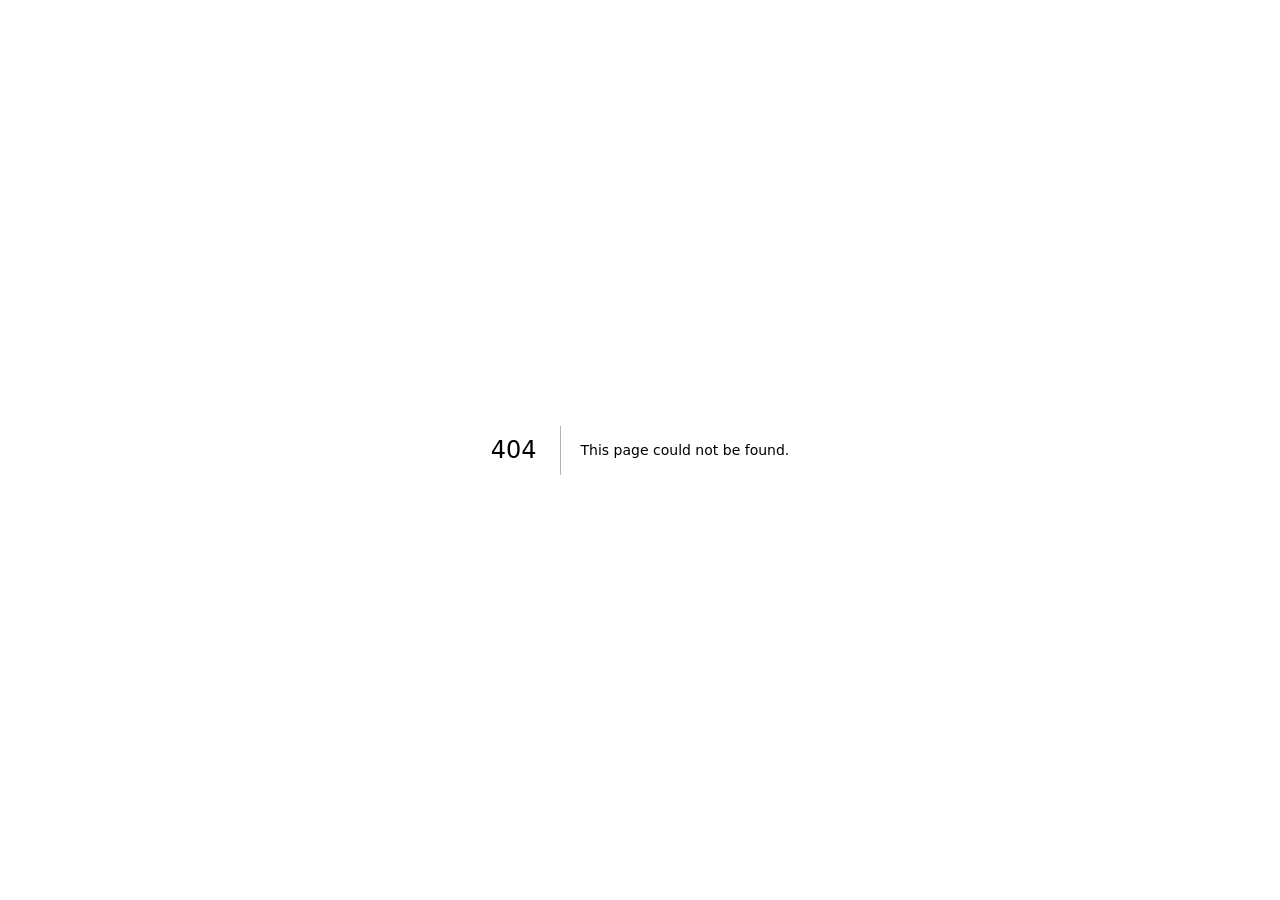
<file: 404/index.html>
<!DOCTYPE html><html lang="en"><head><meta charSet="utf-8"/><meta name="viewport" content="width=device-width, initial-scale=1"/><link rel="stylesheet" href="/_next/static/chunks/0xys5m7l3gdin.css" data-precedence="next"/><link rel="preload" as="script" fetchPriority="low" href="/_next/static/chunks/0ht900cau6_ur.js"/><script src="/_next/static/chunks/00l-yd3t8dvwz.js" async=""></script><script src="/_next/static/chunks/16g.ca89g7fib.js" async=""></script><script src="/_next/static/chunks/turbopack-14evrwsj28xbr.js" async=""></script><script src="/_next/static/chunks/0dbhjjzl8qfwv.js" async=""></script><meta name="robots" content="noindex"/><title>404: This page could not be found.</title><title>Voop — Build Habits That Stick</title><meta name="description" content="The cleanest habit tracker on iPhone. Track streaks, see your 90-day heatmap, add a home screen widget. No account needed."/><meta property="og:title" content="Voop — Build Habits That Stick"/><meta property="og:description" content="Track streaks, see your 90-day heatmap, add a home screen widget. Free. No account. Private by design."/><meta property="og:url" content="https://voop.site/"/><meta property="og:image" content="https://voop.site/og-image.png"/><meta property="og:image:width" content="1200"/><meta property="og:image:height" content="630"/><meta property="og:image:alt" content="Voop — Build Habits That Stick"/><meta property="og:type" content="website"/><meta name="twitter:card" content="summary_large_image"/><meta name="twitter:title" content="Voop — Build Habits That Stick"/><meta name="twitter:description" content="Track streaks, see your 90-day heatmap, add a home screen widget. Free. No account. Private by design."/><meta name="twitter:image" content="https://voop.site/og-image.png"/><link rel="icon" href="/favicon.ico?favicon.0x3dzn~oxb6tn.ico" sizes="256x256" type="image/x-icon"/><link rel="icon" href="/favicon.svg" type="image/svg+xml"/><link rel="apple-touch-icon" href="/favicon.svg"/><script src="/_next/static/chunks/03~yq9q893hmn.js" noModule=""></script></head><body><div hidden=""><!--$--><!--/$--></div><div style="font-family:system-ui,&quot;Segoe UI&quot;,Roboto,Helvetica,Arial,sans-serif,&quot;Apple Color Emoji&quot;,&quot;Segoe UI Emoji&quot;;height:100vh;text-align:center;display:flex;flex-direction:column;align-items:center;justify-content:center"><div><style>body{color:#000;background:#fff;margin:0}.next-error-h1{border-right:1px solid rgba(0,0,0,.3)}@media (prefers-color-scheme:dark){body{color:#fff;background:#000}.next-error-h1{border-right:1px solid rgba(255,255,255,.3)}}</style><h1 class="next-error-h1" style="display:inline-block;margin:0 20px 0 0;padding:0 23px 0 0;font-size:24px;font-weight:500;vertical-align:top;line-height:49px">404</h1><div style="display:inline-block"><h2 style="font-size:14px;font-weight:400;line-height:49px;margin:0">This page could not be found.</h2></div></div></div><!--$--><!--/$--><script src="/_next/static/chunks/0ht900cau6_ur.js" id="_R_" async=""></script><script>(self.__next_f=self.__next_f||[]).push([0])</script><script>self.__next_f.push([1,"1:\"$Sreact.fragment\"\n2:I[39756,[\"/_next/static/chunks/0dbhjjzl8qfwv.js\"],\"default\"]\n3:I[37457,[\"/_next/static/chunks/0dbhjjzl8qfwv.js\"],\"default\"]\n4:I[97367,[\"/_next/static/chunks/0dbhjjzl8qfwv.js\"],\"OutletBoundary\"]\n5:\"$Sreact.suspense\"\n8:I[97367,[\"/_next/static/chunks/0dbhjjzl8qfwv.js\"],\"ViewportBoundary\"]\na:I[97367,[\"/_next/static/chunks/0dbhjjzl8qfwv.js\"],\"MetadataBoundary\"]\nc:I[68027,[\"/_next/static/chunks/0dbhjjzl8qfwv.js\"],\"default\",1]\n:HL[\"/_next/static/chunks/0xys5m7l3gdin.css\",\"style\"]\n"])</script><script>self.__next_f.push([1,"0:{\"P\":null,\"c\":[\"\",\"_not-found\",\"\"],\"q\":\"\",\"i\":false,\"f\":[[[\"\",{\"children\":[\"/_not-found\",{\"children\":[\"__PAGE__\",{}]}]},\"$undefined\",\"$undefined\",16],[[\"$\",\"$1\",\"c\",{\"children\":[[[\"$\",\"link\",\"0\",{\"rel\":\"stylesheet\",\"href\":\"/_next/static/chunks/0xys5m7l3gdin.css\",\"precedence\":\"next\",\"crossOrigin\":\"$undefined\",\"nonce\":\"$undefined\"}],[\"$\",\"script\",\"script-0\",{\"src\":\"/_next/static/chunks/0dbhjjzl8qfwv.js\",\"async\":true,\"nonce\":\"$undefined\"}]],[\"$\",\"html\",null,{\"lang\":\"en\",\"children\":[\"$\",\"body\",null,{\"children\":[\"$\",\"$L2\",null,{\"parallelRouterKey\":\"children\",\"error\":\"$undefined\",\"errorStyles\":\"$undefined\",\"errorScripts\":\"$undefined\",\"template\":[\"$\",\"$L3\",null,{}],\"templateStyles\":\"$undefined\",\"templateScripts\":\"$undefined\",\"notFound\":[[[\"$\",\"title\",null,{\"children\":\"404: This page could not be found.\"}],[\"$\",\"div\",null,{\"style\":{\"fontFamily\":\"system-ui,\\\"Segoe UI\\\",Roboto,Helvetica,Arial,sans-serif,\\\"Apple Color Emoji\\\",\\\"Segoe UI Emoji\\\"\",\"height\":\"100vh\",\"textAlign\":\"center\",\"display\":\"flex\",\"flexDirection\":\"column\",\"alignItems\":\"center\",\"justifyContent\":\"center\"},\"children\":[\"$\",\"div\",null,{\"children\":[[\"$\",\"style\",null,{\"dangerouslySetInnerHTML\":{\"__html\":\"body{color:#000;background:#fff;margin:0}.next-error-h1{border-right:1px solid rgba(0,0,0,.3)}@media (prefers-color-scheme:dark){body{color:#fff;background:#000}.next-error-h1{border-right:1px solid rgba(255,255,255,.3)}}\"}}],[\"$\",\"h1\",null,{\"className\":\"next-error-h1\",\"style\":{\"display\":\"inline-block\",\"margin\":\"0 20px 0 0\",\"padding\":\"0 23px 0 0\",\"fontSize\":24,\"fontWeight\":500,\"verticalAlign\":\"top\",\"lineHeight\":\"49px\"},\"children\":404}],[\"$\",\"div\",null,{\"style\":{\"display\":\"inline-block\"},\"children\":[\"$\",\"h2\",null,{\"style\":{\"fontSize\":14,\"fontWeight\":400,\"lineHeight\":\"49px\",\"margin\":0},\"children\":\"This page could not be found.\"}]}]]}]}]],[]],\"forbidden\":\"$undefined\",\"unauthorized\":\"$undefined\"}]}]}]]}],{\"children\":[[\"$\",\"$1\",\"c\",{\"children\":[null,[\"$\",\"$L2\",null,{\"parallelRouterKey\":\"children\",\"error\":\"$undefined\",\"errorStyles\":\"$undefined\",\"errorScripts\":\"$undefined\",\"template\":[\"$\",\"$L3\",null,{}],\"templateStyles\":\"$undefined\",\"templateScripts\":\"$undefined\",\"notFound\":\"$undefined\",\"forbidden\":\"$undefined\",\"unauthorized\":\"$undefined\"}]]}],{\"children\":[[\"$\",\"$1\",\"c\",{\"children\":[[[\"$\",\"title\",null,{\"children\":\"404: This page could not be found.\"}],[\"$\",\"div\",null,{\"style\":\"$0:f:0:1:0:props:children:1:props:children:props:children:props:notFound:0:1:props:style\",\"children\":[\"$\",\"div\",null,{\"children\":[[\"$\",\"style\",null,{\"dangerouslySetInnerHTML\":{\"__html\":\"body{color:#000;background:#fff;margin:0}.next-error-h1{border-right:1px solid rgba(0,0,0,.3)}@media (prefers-color-scheme:dark){body{color:#fff;background:#000}.next-error-h1{border-right:1px solid rgba(255,255,255,.3)}}\"}}],[\"$\",\"h1\",null,{\"className\":\"next-error-h1\",\"style\":\"$0:f:0:1:0:props:children:1:props:children:props:children:props:notFound:0:1:props:children:props:children:1:props:style\",\"children\":404}],[\"$\",\"div\",null,{\"style\":\"$0:f:0:1:0:props:children:1:props:children:props:children:props:notFound:0:1:props:children:props:children:2:props:style\",\"children\":[\"$\",\"h2\",null,{\"style\":\"$0:f:0:1:0:props:children:1:props:children:props:children:props:notFound:0:1:props:children:props:children:2:props:children:props:style\",\"children\":\"This page could not be found.\"}]}]]}]}]],null,[\"$\",\"$L4\",null,{\"children\":[\"$\",\"$5\",null,{\"name\":\"Next.MetadataOutlet\",\"children\":\"$@6\"}]}]]}],{},null,false,null]},null,false,\"$@7\"]},null,false,null],[\"$\",\"$1\",\"h\",{\"children\":[[\"$\",\"meta\",null,{\"name\":\"robots\",\"content\":\"noindex\"}],[\"$\",\"$L8\",null,{\"children\":\"$L9\"}],[\"$\",\"div\",null,{\"hidden\":true,\"children\":[\"$\",\"$La\",null,{\"children\":[\"$\",\"$5\",null,{\"name\":\"Next.Metadata\",\"children\":\"$Lb\"}]}]}],null]}],false]],\"m\":\"$undefined\",\"G\":[\"$c\",[[\"$\",\"link\",\"0\",{\"rel\":\"stylesheet\",\"href\":\"/_next/static/chunks/0xys5m7l3gdin.css\",\"precedence\":\"next\",\"crossOrigin\":\"$undefined\",\"nonce\":\"$undefined\"}]]],\"S\":true,\"h\":null,\"s\":\"$undefined\",\"l\":\"$undefined\",\"p\":\"$undefined\",\"d\":\"$undefined\",\"b\":\"WCoq6ckjPYKBnxGsf6UO-\"}\n"])</script><script>self.__next_f.push([1,"d:[]\n7:\"$Wd\"\n"])</script><script>self.__next_f.push([1,"9:[[\"$\",\"meta\",\"0\",{\"charSet\":\"utf-8\"}],[\"$\",\"meta\",\"1\",{\"name\":\"viewport\",\"content\":\"width=device-width, initial-scale=1\"}]]\n"])</script><script>self.__next_f.push([1,"e:I[27201,[\"/_next/static/chunks/0dbhjjzl8qfwv.js\"],\"IconMark\"]\n6:null\n"])</script><script>self.__next_f.push([1,"b:[[\"$\",\"title\",\"0\",{\"children\":\"Voop — Build Habits That Stick\"}],[\"$\",\"meta\",\"1\",{\"name\":\"description\",\"content\":\"The cleanest habit tracker on iPhone. Track streaks, see your 90-day heatmap, add a home screen widget. No account needed.\"}],[\"$\",\"meta\",\"2\",{\"property\":\"og:title\",\"content\":\"Voop — Build Habits That Stick\"}],[\"$\",\"meta\",\"3\",{\"property\":\"og:description\",\"content\":\"Track streaks, see your 90-day heatmap, add a home screen widget. Free. No account. Private by design.\"}],[\"$\",\"meta\",\"4\",{\"property\":\"og:url\",\"content\":\"https://voop.site/\"}],[\"$\",\"meta\",\"5\",{\"property\":\"og:image\",\"content\":\"https://voop.site/og-image.png\"}],[\"$\",\"meta\",\"6\",{\"property\":\"og:image:width\",\"content\":\"1200\"}],[\"$\",\"meta\",\"7\",{\"property\":\"og:image:height\",\"content\":\"630\"}],[\"$\",\"meta\",\"8\",{\"property\":\"og:image:alt\",\"content\":\"Voop — Build Habits That Stick\"}],[\"$\",\"meta\",\"9\",{\"property\":\"og:type\",\"content\":\"website\"}],[\"$\",\"meta\",\"10\",{\"name\":\"twitter:card\",\"content\":\"summary_large_image\"}],[\"$\",\"meta\",\"11\",{\"name\":\"twitter:title\",\"content\":\"Voop — Build Habits That Stick\"}],[\"$\",\"meta\",\"12\",{\"name\":\"twitter:description\",\"content\":\"Track streaks, see your 90-day heatmap, add a home screen widget. Free. No account. Private by design.\"}],[\"$\",\"meta\",\"13\",{\"name\":\"twitter:image\",\"content\":\"https://voop.site/og-image.png\"}],[\"$\",\"link\",\"14\",{\"rel\":\"icon\",\"href\":\"/favicon.ico?favicon.0x3dzn~oxb6tn.ico\",\"sizes\":\"256x256\",\"type\":\"image/x-icon\"}],[\"$\",\"link\",\"15\",{\"rel\":\"icon\",\"href\":\"/favicon.svg\",\"type\":\"image/svg+xml\"}],[\"$\",\"link\",\"16\",{\"rel\":\"apple-touch-icon\",\"href\":\"/favicon.svg\"}],[\"$\",\"$Le\",\"17\",{}]]\n"])</script></body></html>
</file>
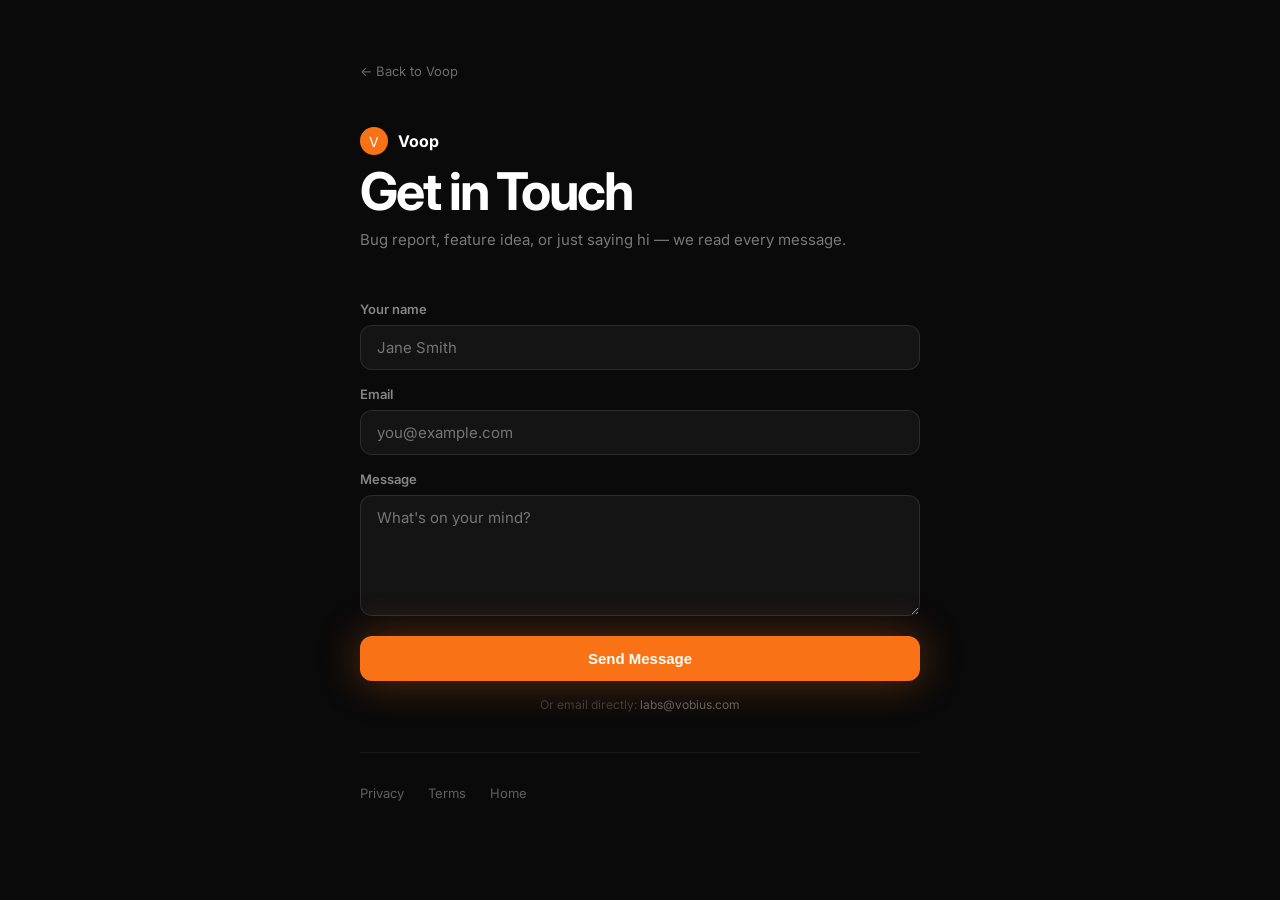
<file: contact/index.html>
<!DOCTYPE html><html lang="en"><head><meta charSet="utf-8"/><meta name="viewport" content="width=device-width, initial-scale=1"/><link rel="stylesheet" href="/_next/static/chunks/0xys5m7l3gdin.css" data-precedence="next"/><link rel="preload" as="script" fetchPriority="low" href="/_next/static/chunks/0ht900cau6_ur.js"/><script src="/_next/static/chunks/00l-yd3t8dvwz.js" async=""></script><script src="/_next/static/chunks/16g.ca89g7fib.js" async=""></script><script src="/_next/static/chunks/turbopack-14evrwsj28xbr.js" async=""></script><script src="/_next/static/chunks/0dbhjjzl8qfwv.js" async=""></script><script src="/_next/static/chunks/0u0iq57.q~.bo.js" async=""></script><script src="/_next/static/chunks/136h9qar3me57.js" async=""></script><title>Voop — Build Habits That Stick</title><meta name="description" content="The cleanest habit tracker on iPhone. Track streaks, see your 90-day heatmap, add a home screen widget. No account needed."/><meta property="og:title" content="Voop — Build Habits That Stick"/><meta property="og:description" content="Track streaks, see your 90-day heatmap, add a home screen widget. Free. No account. Private by design."/><meta property="og:url" content="https://voop.site/"/><meta property="og:image" content="https://voop.site/og-image.png"/><meta property="og:image:width" content="1200"/><meta property="og:image:height" content="630"/><meta property="og:image:alt" content="Voop — Build Habits That Stick"/><meta property="og:type" content="website"/><meta name="twitter:card" content="summary_large_image"/><meta name="twitter:title" content="Voop — Build Habits That Stick"/><meta name="twitter:description" content="Track streaks, see your 90-day heatmap, add a home screen widget. Free. No account. Private by design."/><meta name="twitter:image" content="https://voop.site/og-image.png"/><link rel="icon" href="/favicon.ico?favicon.0x3dzn~oxb6tn.ico" sizes="256x256" type="image/x-icon"/><link rel="icon" href="/favicon.svg" type="image/svg+xml"/><link rel="apple-touch-icon" href="/favicon.svg"/><script src="/_next/static/chunks/03~yq9q893hmn.js" noModule=""></script></head><body><div hidden=""><!--$--><!--/$--></div><div style="background:#0A0A0A;min-height:100dvh;padding:60px 24px 80px"><div style="max-width:560px;margin:0 auto;opacity:0;transform:translateY(24px)"><a href="/" style="display:inline-flex;align-items:center;gap:8px;color:rgba(255,255,255,0.4);text-decoration:none;font-size:13px;margin-bottom:48px">← Back to Voop</a><div style="display:flex;align-items:center;gap:10px;margin-bottom:8px"><div style="width:28px;height:28px;border-radius:50%;background:#f97316;display:flex;align-items:center;justify-content:center;font-size:14px">V</div><span style="font-weight:700;font-size:16px">Voop</span></div><h1 style="font-size:clamp(32px,6vw,52px);font-weight:700;letter-spacing:-0.04em;margin-bottom:8px;line-height:1.1">Get in Touch</h1><p style="font-size:15px;color:rgba(255,255,255,0.45);line-height:1.65;margin-bottom:48px">Bug report, feature idea, or just saying hi — we read every message.</p><form style="display:flex;flex-direction:column;gap:16px" action="mailto:labs@vobius.com" encType="text/plain" method="get"><div><label style="font-size:13px;font-weight:600;color:rgba(255,255,255,0.5);display:block;margin-bottom:8px">Your name</label><input type="text" placeholder="Jane Smith" required="" style="width:100%;background:#141414;border:1px solid rgba(255,255,255,0.1);border-radius:12px;padding:12px 16px;font-size:15px;color:#fff;outline:none;font-family:inherit" name="name"/></div><div><label style="font-size:13px;font-weight:600;color:rgba(255,255,255,0.5);display:block;margin-bottom:8px">Email</label><input type="email" placeholder="you@example.com" required="" style="width:100%;background:#141414;border:1px solid rgba(255,255,255,0.1);border-radius:12px;padding:12px 16px;font-size:15px;color:#fff;outline:none;font-family:inherit" name="email"/></div><div><label style="font-size:13px;font-weight:600;color:rgba(255,255,255,0.5);display:block;margin-bottom:8px">Message</label><textarea name="message" rows="5" placeholder="What&#x27;s on your mind?" required="" style="width:100%;background:#141414;border:1px solid rgba(255,255,255,0.1);border-radius:12px;padding:12px 16px;font-size:15px;color:#fff;outline:none;font-family:inherit;resize:vertical"></textarea></div><button type="submit" style="background:#f97316;border:none;border-radius:12px;padding:14px;font-size:15px;font-weight:700;color:#fff;cursor:pointer;box-shadow:0 0 40px rgba(249,115,22,0.35)">Send Message</button><p style="font-size:12px;color:rgba(255,255,255,0.2);text-align:center">Or email directly: <a href="mailto:labs@vobius.com" style="color:rgba(255,255,255,0.35);text-decoration:none">labs@vobius.com</a></p></form><div style="border-top:1px solid rgba(255,255,255,0.06);padding-top:32px;margin-top:40px;display:flex;gap:24px;flex-wrap:wrap"><a href="/privacy" style="font-size:13px;color:rgba(255,255,255,0.35);text-decoration:none">Privacy</a><a href="/terms" style="font-size:13px;color:rgba(255,255,255,0.35);text-decoration:none">Terms</a><a href="/" style="font-size:13px;color:rgba(255,255,255,0.35);text-decoration:none">Home</a></div></div></div><!--$--><!--/$--><script src="/_next/static/chunks/0ht900cau6_ur.js" id="_R_" async=""></script><script>(self.__next_f=self.__next_f||[]).push([0])</script><script>self.__next_f.push([1,"1:\"$Sreact.fragment\"\n2:I[39756,[\"/_next/static/chunks/0dbhjjzl8qfwv.js\"],\"default\"]\n3:I[37457,[\"/_next/static/chunks/0dbhjjzl8qfwv.js\"],\"default\"]\n4:I[47257,[\"/_next/static/chunks/0dbhjjzl8qfwv.js\"],\"ClientPageRoot\"]\n5:I[69139,[\"/_next/static/chunks/0dbhjjzl8qfwv.js\",\"/_next/static/chunks/0u0iq57.q~.bo.js\",\"/_next/static/chunks/136h9qar3me57.js\"],\"default\"]\n8:I[97367,[\"/_next/static/chunks/0dbhjjzl8qfwv.js\"],\"OutletBoundary\"]\n9:\"$Sreact.suspense\"\nc:I[97367,[\"/_next/static/chunks/0dbhjjzl8qfwv.js\"],\"ViewportBoundary\"]\ne:I[97367,[\"/_next/static/chunks/0dbhjjzl8qfwv.js\"],\"MetadataBoundary\"]\n10:I[68027,[\"/_next/static/chunks/0dbhjjzl8qfwv.js\"],\"default\",1]\n:HL[\"/_next/static/chunks/0xys5m7l3gdin.css\",\"style\"]\n"])</script><script>self.__next_f.push([1,"0:{\"P\":null,\"c\":[\"\",\"contact\",\"\"],\"q\":\"\",\"i\":false,\"f\":[[[\"\",{\"children\":[\"contact\",{\"children\":[\"__PAGE__\",{}]}]},\"$undefined\",\"$undefined\",16],[[\"$\",\"$1\",\"c\",{\"children\":[[[\"$\",\"link\",\"0\",{\"rel\":\"stylesheet\",\"href\":\"/_next/static/chunks/0xys5m7l3gdin.css\",\"precedence\":\"next\",\"crossOrigin\":\"$undefined\",\"nonce\":\"$undefined\"}],[\"$\",\"script\",\"script-0\",{\"src\":\"/_next/static/chunks/0dbhjjzl8qfwv.js\",\"async\":true,\"nonce\":\"$undefined\"}]],[\"$\",\"html\",null,{\"lang\":\"en\",\"children\":[\"$\",\"body\",null,{\"children\":[\"$\",\"$L2\",null,{\"parallelRouterKey\":\"children\",\"error\":\"$undefined\",\"errorStyles\":\"$undefined\",\"errorScripts\":\"$undefined\",\"template\":[\"$\",\"$L3\",null,{}],\"templateStyles\":\"$undefined\",\"templateScripts\":\"$undefined\",\"notFound\":[[[\"$\",\"title\",null,{\"children\":\"404: This page could not be found.\"}],[\"$\",\"div\",null,{\"style\":{\"fontFamily\":\"system-ui,\\\"Segoe UI\\\",Roboto,Helvetica,Arial,sans-serif,\\\"Apple Color Emoji\\\",\\\"Segoe UI Emoji\\\"\",\"height\":\"100vh\",\"textAlign\":\"center\",\"display\":\"flex\",\"flexDirection\":\"column\",\"alignItems\":\"center\",\"justifyContent\":\"center\"},\"children\":[\"$\",\"div\",null,{\"children\":[[\"$\",\"style\",null,{\"dangerouslySetInnerHTML\":{\"__html\":\"body{color:#000;background:#fff;margin:0}.next-error-h1{border-right:1px solid rgba(0,0,0,.3)}@media (prefers-color-scheme:dark){body{color:#fff;background:#000}.next-error-h1{border-right:1px solid rgba(255,255,255,.3)}}\"}}],[\"$\",\"h1\",null,{\"className\":\"next-error-h1\",\"style\":{\"display\":\"inline-block\",\"margin\":\"0 20px 0 0\",\"padding\":\"0 23px 0 0\",\"fontSize\":24,\"fontWeight\":500,\"verticalAlign\":\"top\",\"lineHeight\":\"49px\"},\"children\":404}],[\"$\",\"div\",null,{\"style\":{\"display\":\"inline-block\"},\"children\":[\"$\",\"h2\",null,{\"style\":{\"fontSize\":14,\"fontWeight\":400,\"lineHeight\":\"49px\",\"margin\":0},\"children\":\"This page could not be found.\"}]}]]}]}]],[]],\"forbidden\":\"$undefined\",\"unauthorized\":\"$undefined\"}]}]}]]}],{\"children\":[[\"$\",\"$1\",\"c\",{\"children\":[null,[\"$\",\"$L2\",null,{\"parallelRouterKey\":\"children\",\"error\":\"$undefined\",\"errorStyles\":\"$undefined\",\"errorScripts\":\"$undefined\",\"template\":[\"$\",\"$L3\",null,{}],\"templateStyles\":\"$undefined\",\"templateScripts\":\"$undefined\",\"notFound\":\"$undefined\",\"forbidden\":\"$undefined\",\"unauthorized\":\"$undefined\"}]]}],{\"children\":[[\"$\",\"$1\",\"c\",{\"children\":[[\"$\",\"$L4\",null,{\"Component\":\"$5\",\"serverProvidedParams\":{\"searchParams\":{},\"params\":{},\"promises\":[\"$@6\",\"$@7\"]}}],[[\"$\",\"script\",\"script-0\",{\"src\":\"/_next/static/chunks/0u0iq57.q~.bo.js\",\"async\":true,\"nonce\":\"$undefined\"}],[\"$\",\"script\",\"script-1\",{\"src\":\"/_next/static/chunks/136h9qar3me57.js\",\"async\":true,\"nonce\":\"$undefined\"}]],[\"$\",\"$L8\",null,{\"children\":[\"$\",\"$9\",null,{\"name\":\"Next.MetadataOutlet\",\"children\":\"$@a\"}]}]]}],{},null,false,null]},null,false,\"$@b\"]},null,false,null],[\"$\",\"$1\",\"h\",{\"children\":[null,[\"$\",\"$Lc\",null,{\"children\":\"$Ld\"}],[\"$\",\"div\",null,{\"hidden\":true,\"children\":[\"$\",\"$Le\",null,{\"children\":[\"$\",\"$9\",null,{\"name\":\"Next.Metadata\",\"children\":\"$Lf\"}]}]}],null]}],false]],\"m\":\"$undefined\",\"G\":[\"$10\",[[\"$\",\"link\",\"0\",{\"rel\":\"stylesheet\",\"href\":\"/_next/static/chunks/0xys5m7l3gdin.css\",\"precedence\":\"next\",\"crossOrigin\":\"$undefined\",\"nonce\":\"$undefined\"}]]],\"S\":true,\"h\":null,\"s\":\"$undefined\",\"l\":\"$undefined\",\"p\":\"$undefined\",\"d\":\"$undefined\",\"b\":\"WCoq6ckjPYKBnxGsf6UO-\"}\n"])</script><script>self.__next_f.push([1,"11:[]\nb:\"$W11\"\n6:{}\n7:\"$0:f:0:1:1:children:1:children:0:props:children:0:props:serverProvidedParams:params\"\n"])</script><script>self.__next_f.push([1,"d:[[\"$\",\"meta\",\"0\",{\"charSet\":\"utf-8\"}],[\"$\",\"meta\",\"1\",{\"name\":\"viewport\",\"content\":\"width=device-width, initial-scale=1\"}]]\n"])</script><script>self.__next_f.push([1,"12:I[27201,[\"/_next/static/chunks/0dbhjjzl8qfwv.js\"],\"IconMark\"]\na:null\n"])</script><script>self.__next_f.push([1,"f:[[\"$\",\"title\",\"0\",{\"children\":\"Voop — Build Habits That Stick\"}],[\"$\",\"meta\",\"1\",{\"name\":\"description\",\"content\":\"The cleanest habit tracker on iPhone. Track streaks, see your 90-day heatmap, add a home screen widget. No account needed.\"}],[\"$\",\"meta\",\"2\",{\"property\":\"og:title\",\"content\":\"Voop — Build Habits That Stick\"}],[\"$\",\"meta\",\"3\",{\"property\":\"og:description\",\"content\":\"Track streaks, see your 90-day heatmap, add a home screen widget. Free. No account. Private by design.\"}],[\"$\",\"meta\",\"4\",{\"property\":\"og:url\",\"content\":\"https://voop.site/\"}],[\"$\",\"meta\",\"5\",{\"property\":\"og:image\",\"content\":\"https://voop.site/og-image.png\"}],[\"$\",\"meta\",\"6\",{\"property\":\"og:image:width\",\"content\":\"1200\"}],[\"$\",\"meta\",\"7\",{\"property\":\"og:image:height\",\"content\":\"630\"}],[\"$\",\"meta\",\"8\",{\"property\":\"og:image:alt\",\"content\":\"Voop — Build Habits That Stick\"}],[\"$\",\"meta\",\"9\",{\"property\":\"og:type\",\"content\":\"website\"}],[\"$\",\"meta\",\"10\",{\"name\":\"twitter:card\",\"content\":\"summary_large_image\"}],[\"$\",\"meta\",\"11\",{\"name\":\"twitter:title\",\"content\":\"Voop — Build Habits That Stick\"}],[\"$\",\"meta\",\"12\",{\"name\":\"twitter:description\",\"content\":\"Track streaks, see your 90-day heatmap, add a home screen widget. Free. No account. Private by design.\"}],[\"$\",\"meta\",\"13\",{\"name\":\"twitter:image\",\"content\":\"https://voop.site/og-image.png\"}],[\"$\",\"link\",\"14\",{\"rel\":\"icon\",\"href\":\"/favicon.ico?favicon.0x3dzn~oxb6tn.ico\",\"sizes\":\"256x256\",\"type\":\"image/x-icon\"}],[\"$\",\"link\",\"15\",{\"rel\":\"icon\",\"href\":\"/favicon.svg\",\"type\":\"image/svg+xml\"}],[\"$\",\"link\",\"16\",{\"rel\":\"apple-touch-icon\",\"href\":\"/favicon.svg\"}],[\"$\",\"$L12\",\"17\",{}]]\n"])</script></body></html>
</file>
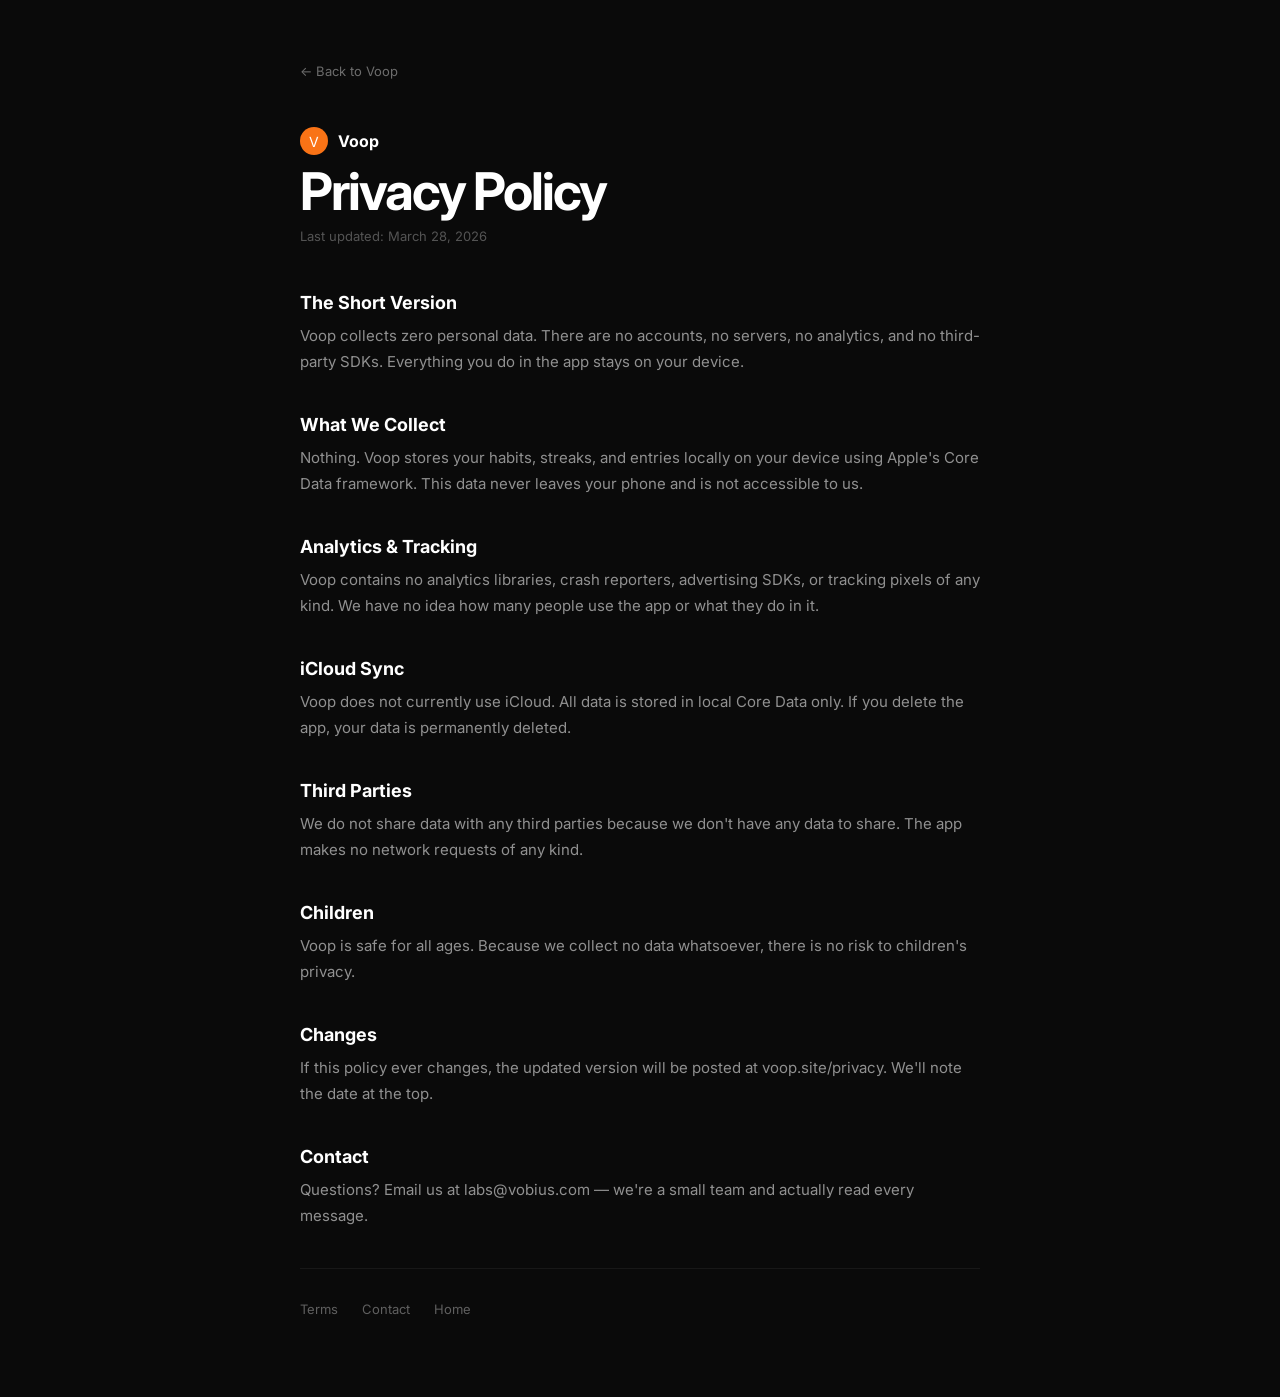
<file: privacy/index.html>
<!DOCTYPE html><html lang="en"><head><meta charSet="utf-8"/><meta name="viewport" content="width=device-width, initial-scale=1"/><link rel="stylesheet" href="/_next/static/chunks/0xys5m7l3gdin.css" data-precedence="next"/><link rel="preload" as="script" fetchPriority="low" href="/_next/static/chunks/0ht900cau6_ur.js"/><script src="/_next/static/chunks/00l-yd3t8dvwz.js" async=""></script><script src="/_next/static/chunks/16g.ca89g7fib.js" async=""></script><script src="/_next/static/chunks/turbopack-14evrwsj28xbr.js" async=""></script><script src="/_next/static/chunks/0dbhjjzl8qfwv.js" async=""></script><script src="/_next/static/chunks/148i0ioego5s8.js" async=""></script><script src="/_next/static/chunks/136h9qar3me57.js" async=""></script><title>Voop — Build Habits That Stick</title><meta name="description" content="The cleanest habit tracker on iPhone. Track streaks, see your 90-day heatmap, add a home screen widget. No account needed."/><meta property="og:title" content="Voop — Build Habits That Stick"/><meta property="og:description" content="Track streaks, see your 90-day heatmap, add a home screen widget. Free. No account. Private by design."/><meta property="og:url" content="https://voop.site/"/><meta property="og:image" content="https://voop.site/og-image.png"/><meta property="og:image:width" content="1200"/><meta property="og:image:height" content="630"/><meta property="og:image:alt" content="Voop — Build Habits That Stick"/><meta property="og:type" content="website"/><meta name="twitter:card" content="summary_large_image"/><meta name="twitter:title" content="Voop — Build Habits That Stick"/><meta name="twitter:description" content="Track streaks, see your 90-day heatmap, add a home screen widget. Free. No account. Private by design."/><meta name="twitter:image" content="https://voop.site/og-image.png"/><link rel="icon" href="/favicon.ico?favicon.0x3dzn~oxb6tn.ico" sizes="256x256" type="image/x-icon"/><link rel="icon" href="/favicon.svg" type="image/svg+xml"/><link rel="apple-touch-icon" href="/favicon.svg"/><script src="/_next/static/chunks/03~yq9q893hmn.js" noModule=""></script></head><body><div hidden=""><!--$--><!--/$--></div><div style="background:#0A0A0A;min-height:100dvh;padding:60px 24px 80px"><div style="max-width:680px;margin:0 auto;opacity:0;transform:translateY(24px)"><a href="/" style="display:inline-flex;align-items:center;gap:8px;color:rgba(255,255,255,0.4);text-decoration:none;font-size:13px;margin-bottom:48px">← Back to Voop</a><div style="display:flex;align-items:center;gap:10px;margin-bottom:8px"><div style="width:28px;height:28px;border-radius:50%;background:#f97316;display:flex;align-items:center;justify-content:center;font-size:14px">V</div><span style="font-weight:700;font-size:16px">Voop</span></div><h1 style="font-size:clamp(32px,6vw,52px);font-weight:700;letter-spacing:-0.04em;margin-bottom:8px;line-height:1.1">Privacy Policy</h1><p style="font-size:13px;color:rgba(255,255,255,0.3);margin-bottom:48px">Last updated: March 28, 2026</p><div style="margin-bottom:40px"><h2 style="font-size:18px;font-weight:700;margin-bottom:10px;color:#fff">The Short Version</h2><p style="font-size:15px;color:rgba(255,255,255,0.55);line-height:1.7">Voop collects zero personal data. There are no accounts, no servers, no analytics, and no third-party SDKs. Everything you do in the app stays on your device.</p></div><div style="margin-bottom:40px"><h2 style="font-size:18px;font-weight:700;margin-bottom:10px;color:#fff">What We Collect</h2><p style="font-size:15px;color:rgba(255,255,255,0.55);line-height:1.7">Nothing. Voop stores your habits, streaks, and entries locally on your device using Apple&#x27;s Core Data framework. This data never leaves your phone and is not accessible to us.</p></div><div style="margin-bottom:40px"><h2 style="font-size:18px;font-weight:700;margin-bottom:10px;color:#fff">Analytics &amp; Tracking</h2><p style="font-size:15px;color:rgba(255,255,255,0.55);line-height:1.7">Voop contains no analytics libraries, crash reporters, advertising SDKs, or tracking pixels of any kind. We have no idea how many people use the app or what they do in it.</p></div><div style="margin-bottom:40px"><h2 style="font-size:18px;font-weight:700;margin-bottom:10px;color:#fff">iCloud Sync</h2><p style="font-size:15px;color:rgba(255,255,255,0.55);line-height:1.7">Voop does not currently use iCloud. All data is stored in local Core Data only. If you delete the app, your data is permanently deleted.</p></div><div style="margin-bottom:40px"><h2 style="font-size:18px;font-weight:700;margin-bottom:10px;color:#fff">Third Parties</h2><p style="font-size:15px;color:rgba(255,255,255,0.55);line-height:1.7">We do not share data with any third parties because we don&#x27;t have any data to share. The app makes no network requests of any kind.</p></div><div style="margin-bottom:40px"><h2 style="font-size:18px;font-weight:700;margin-bottom:10px;color:#fff">Children</h2><p style="font-size:15px;color:rgba(255,255,255,0.55);line-height:1.7">Voop is safe for all ages. Because we collect no data whatsoever, there is no risk to children&#x27;s privacy.</p></div><div style="margin-bottom:40px"><h2 style="font-size:18px;font-weight:700;margin-bottom:10px;color:#fff">Changes</h2><p style="font-size:15px;color:rgba(255,255,255,0.55);line-height:1.7">If this policy ever changes, the updated version will be posted at voop.site/privacy. We&#x27;ll note the date at the top.</p></div><div style="margin-bottom:40px"><h2 style="font-size:18px;font-weight:700;margin-bottom:10px;color:#fff">Contact</h2><p style="font-size:15px;color:rgba(255,255,255,0.55);line-height:1.7">Questions? Email us at labs@vobius.com — we&#x27;re a small team and actually read every message.</p></div><div style="border-top:1px solid rgba(255,255,255,0.06);padding-top:32px;margin-top:16px;display:flex;gap:24px;flex-wrap:wrap"><a href="/terms" style="font-size:13px;color:rgba(255,255,255,0.35);text-decoration:none">Terms</a><a href="/contact" style="font-size:13px;color:rgba(255,255,255,0.35);text-decoration:none">Contact</a><a href="/" style="font-size:13px;color:rgba(255,255,255,0.35);text-decoration:none">Home</a></div></div></div><!--$--><!--/$--><script src="/_next/static/chunks/0ht900cau6_ur.js" id="_R_" async=""></script><script>(self.__next_f=self.__next_f||[]).push([0])</script><script>self.__next_f.push([1,"1:\"$Sreact.fragment\"\n2:I[39756,[\"/_next/static/chunks/0dbhjjzl8qfwv.js\"],\"default\"]\n3:I[37457,[\"/_next/static/chunks/0dbhjjzl8qfwv.js\"],\"default\"]\n4:I[47257,[\"/_next/static/chunks/0dbhjjzl8qfwv.js\"],\"ClientPageRoot\"]\n5:I[89064,[\"/_next/static/chunks/0dbhjjzl8qfwv.js\",\"/_next/static/chunks/148i0ioego5s8.js\",\"/_next/static/chunks/136h9qar3me57.js\"],\"default\"]\n8:I[97367,[\"/_next/static/chunks/0dbhjjzl8qfwv.js\"],\"OutletBoundary\"]\n9:\"$Sreact.suspense\"\nc:I[97367,[\"/_next/static/chunks/0dbhjjzl8qfwv.js\"],\"ViewportBoundary\"]\ne:I[97367,[\"/_next/static/chunks/0dbhjjzl8qfwv.js\"],\"MetadataBoundary\"]\n10:I[68027,[\"/_next/static/chunks/0dbhjjzl8qfwv.js\"],\"default\",1]\n:HL[\"/_next/static/chunks/0xys5m7l3gdin.css\",\"style\"]\n"])</script><script>self.__next_f.push([1,"0:{\"P\":null,\"c\":[\"\",\"privacy\",\"\"],\"q\":\"\",\"i\":false,\"f\":[[[\"\",{\"children\":[\"privacy\",{\"children\":[\"__PAGE__\",{}]}]},\"$undefined\",\"$undefined\",16],[[\"$\",\"$1\",\"c\",{\"children\":[[[\"$\",\"link\",\"0\",{\"rel\":\"stylesheet\",\"href\":\"/_next/static/chunks/0xys5m7l3gdin.css\",\"precedence\":\"next\",\"crossOrigin\":\"$undefined\",\"nonce\":\"$undefined\"}],[\"$\",\"script\",\"script-0\",{\"src\":\"/_next/static/chunks/0dbhjjzl8qfwv.js\",\"async\":true,\"nonce\":\"$undefined\"}]],[\"$\",\"html\",null,{\"lang\":\"en\",\"children\":[\"$\",\"body\",null,{\"children\":[\"$\",\"$L2\",null,{\"parallelRouterKey\":\"children\",\"error\":\"$undefined\",\"errorStyles\":\"$undefined\",\"errorScripts\":\"$undefined\",\"template\":[\"$\",\"$L3\",null,{}],\"templateStyles\":\"$undefined\",\"templateScripts\":\"$undefined\",\"notFound\":[[[\"$\",\"title\",null,{\"children\":\"404: This page could not be found.\"}],[\"$\",\"div\",null,{\"style\":{\"fontFamily\":\"system-ui,\\\"Segoe UI\\\",Roboto,Helvetica,Arial,sans-serif,\\\"Apple Color Emoji\\\",\\\"Segoe UI Emoji\\\"\",\"height\":\"100vh\",\"textAlign\":\"center\",\"display\":\"flex\",\"flexDirection\":\"column\",\"alignItems\":\"center\",\"justifyContent\":\"center\"},\"children\":[\"$\",\"div\",null,{\"children\":[[\"$\",\"style\",null,{\"dangerouslySetInnerHTML\":{\"__html\":\"body{color:#000;background:#fff;margin:0}.next-error-h1{border-right:1px solid rgba(0,0,0,.3)}@media (prefers-color-scheme:dark){body{color:#fff;background:#000}.next-error-h1{border-right:1px solid rgba(255,255,255,.3)}}\"}}],[\"$\",\"h1\",null,{\"className\":\"next-error-h1\",\"style\":{\"display\":\"inline-block\",\"margin\":\"0 20px 0 0\",\"padding\":\"0 23px 0 0\",\"fontSize\":24,\"fontWeight\":500,\"verticalAlign\":\"top\",\"lineHeight\":\"49px\"},\"children\":404}],[\"$\",\"div\",null,{\"style\":{\"display\":\"inline-block\"},\"children\":[\"$\",\"h2\",null,{\"style\":{\"fontSize\":14,\"fontWeight\":400,\"lineHeight\":\"49px\",\"margin\":0},\"children\":\"This page could not be found.\"}]}]]}]}]],[]],\"forbidden\":\"$undefined\",\"unauthorized\":\"$undefined\"}]}]}]]}],{\"children\":[[\"$\",\"$1\",\"c\",{\"children\":[null,[\"$\",\"$L2\",null,{\"parallelRouterKey\":\"children\",\"error\":\"$undefined\",\"errorStyles\":\"$undefined\",\"errorScripts\":\"$undefined\",\"template\":[\"$\",\"$L3\",null,{}],\"templateStyles\":\"$undefined\",\"templateScripts\":\"$undefined\",\"notFound\":\"$undefined\",\"forbidden\":\"$undefined\",\"unauthorized\":\"$undefined\"}]]}],{\"children\":[[\"$\",\"$1\",\"c\",{\"children\":[[\"$\",\"$L4\",null,{\"Component\":\"$5\",\"serverProvidedParams\":{\"searchParams\":{},\"params\":{},\"promises\":[\"$@6\",\"$@7\"]}}],[[\"$\",\"script\",\"script-0\",{\"src\":\"/_next/static/chunks/148i0ioego5s8.js\",\"async\":true,\"nonce\":\"$undefined\"}],[\"$\",\"script\",\"script-1\",{\"src\":\"/_next/static/chunks/136h9qar3me57.js\",\"async\":true,\"nonce\":\"$undefined\"}]],[\"$\",\"$L8\",null,{\"children\":[\"$\",\"$9\",null,{\"name\":\"Next.MetadataOutlet\",\"children\":\"$@a\"}]}]]}],{},null,false,null]},null,false,\"$@b\"]},null,false,null],[\"$\",\"$1\",\"h\",{\"children\":[null,[\"$\",\"$Lc\",null,{\"children\":\"$Ld\"}],[\"$\",\"div\",null,{\"hidden\":true,\"children\":[\"$\",\"$Le\",null,{\"children\":[\"$\",\"$9\",null,{\"name\":\"Next.Metadata\",\"children\":\"$Lf\"}]}]}],null]}],false]],\"m\":\"$undefined\",\"G\":[\"$10\",[[\"$\",\"link\",\"0\",{\"rel\":\"stylesheet\",\"href\":\"/_next/static/chunks/0xys5m7l3gdin.css\",\"precedence\":\"next\",\"crossOrigin\":\"$undefined\",\"nonce\":\"$undefined\"}]]],\"S\":true,\"h\":null,\"s\":\"$undefined\",\"l\":\"$undefined\",\"p\":\"$undefined\",\"d\":\"$undefined\",\"b\":\"WCoq6ckjPYKBnxGsf6UO-\"}\n"])</script><script>self.__next_f.push([1,"11:[]\nb:\"$W11\"\n6:{}\n7:\"$0:f:0:1:1:children:1:children:0:props:children:0:props:serverProvidedParams:params\"\n"])</script><script>self.__next_f.push([1,"d:[[\"$\",\"meta\",\"0\",{\"charSet\":\"utf-8\"}],[\"$\",\"meta\",\"1\",{\"name\":\"viewport\",\"content\":\"width=device-width, initial-scale=1\"}]]\n"])</script><script>self.__next_f.push([1,"12:I[27201,[\"/_next/static/chunks/0dbhjjzl8qfwv.js\"],\"IconMark\"]\na:null\n"])</script><script>self.__next_f.push([1,"f:[[\"$\",\"title\",\"0\",{\"children\":\"Voop — Build Habits That Stick\"}],[\"$\",\"meta\",\"1\",{\"name\":\"description\",\"content\":\"The cleanest habit tracker on iPhone. Track streaks, see your 90-day heatmap, add a home screen widget. No account needed.\"}],[\"$\",\"meta\",\"2\",{\"property\":\"og:title\",\"content\":\"Voop — Build Habits That Stick\"}],[\"$\",\"meta\",\"3\",{\"property\":\"og:description\",\"content\":\"Track streaks, see your 90-day heatmap, add a home screen widget. Free. No account. Private by design.\"}],[\"$\",\"meta\",\"4\",{\"property\":\"og:url\",\"content\":\"https://voop.site/\"}],[\"$\",\"meta\",\"5\",{\"property\":\"og:image\",\"content\":\"https://voop.site/og-image.png\"}],[\"$\",\"meta\",\"6\",{\"property\":\"og:image:width\",\"content\":\"1200\"}],[\"$\",\"meta\",\"7\",{\"property\":\"og:image:height\",\"content\":\"630\"}],[\"$\",\"meta\",\"8\",{\"property\":\"og:image:alt\",\"content\":\"Voop — Build Habits That Stick\"}],[\"$\",\"meta\",\"9\",{\"property\":\"og:type\",\"content\":\"website\"}],[\"$\",\"meta\",\"10\",{\"name\":\"twitter:card\",\"content\":\"summary_large_image\"}],[\"$\",\"meta\",\"11\",{\"name\":\"twitter:title\",\"content\":\"Voop — Build Habits That Stick\"}],[\"$\",\"meta\",\"12\",{\"name\":\"twitter:description\",\"content\":\"Track streaks, see your 90-day heatmap, add a home screen widget. Free. No account. Private by design.\"}],[\"$\",\"meta\",\"13\",{\"name\":\"twitter:image\",\"content\":\"https://voop.site/og-image.png\"}],[\"$\",\"link\",\"14\",{\"rel\":\"icon\",\"href\":\"/favicon.ico?favicon.0x3dzn~oxb6tn.ico\",\"sizes\":\"256x256\",\"type\":\"image/x-icon\"}],[\"$\",\"link\",\"15\",{\"rel\":\"icon\",\"href\":\"/favicon.svg\",\"type\":\"image/svg+xml\"}],[\"$\",\"link\",\"16\",{\"rel\":\"apple-touch-icon\",\"href\":\"/favicon.svg\"}],[\"$\",\"$L12\",\"17\",{}]]\n"])</script></body></html>
</file>
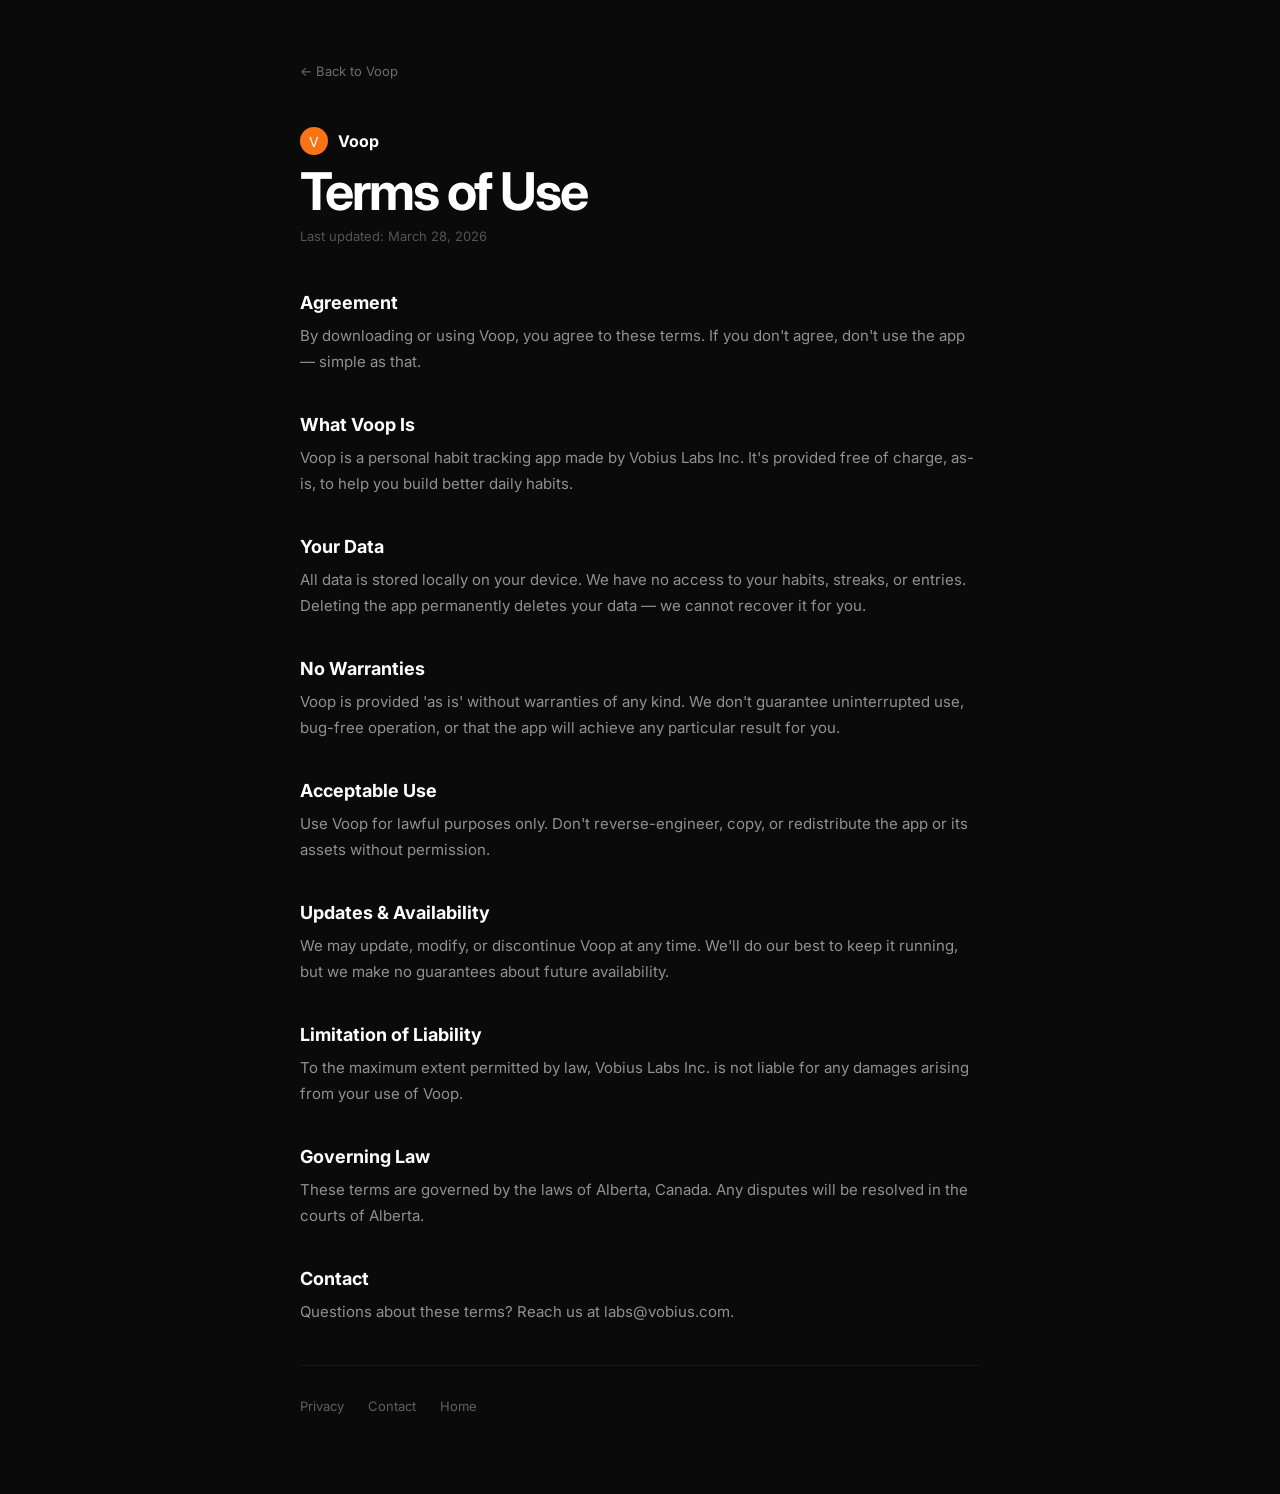
<file: terms/index.html>
<!DOCTYPE html><html lang="en"><head><meta charSet="utf-8"/><meta name="viewport" content="width=device-width, initial-scale=1"/><link rel="stylesheet" href="/_next/static/chunks/0xys5m7l3gdin.css" data-precedence="next"/><link rel="preload" as="script" fetchPriority="low" href="/_next/static/chunks/0ht900cau6_ur.js"/><script src="/_next/static/chunks/00l-yd3t8dvwz.js" async=""></script><script src="/_next/static/chunks/16g.ca89g7fib.js" async=""></script><script src="/_next/static/chunks/turbopack-14evrwsj28xbr.js" async=""></script><script src="/_next/static/chunks/0dbhjjzl8qfwv.js" async=""></script><script src="/_next/static/chunks/15a9zka4jzfe1.js" async=""></script><script src="/_next/static/chunks/136h9qar3me57.js" async=""></script><title>Voop — Build Habits That Stick</title><meta name="description" content="The cleanest habit tracker on iPhone. Track streaks, see your 90-day heatmap, add a home screen widget. No account needed."/><meta property="og:title" content="Voop — Build Habits That Stick"/><meta property="og:description" content="Track streaks, see your 90-day heatmap, add a home screen widget. Free. No account. Private by design."/><meta property="og:url" content="https://voop.site/"/><meta property="og:image" content="https://voop.site/og-image.png"/><meta property="og:image:width" content="1200"/><meta property="og:image:height" content="630"/><meta property="og:image:alt" content="Voop — Build Habits That Stick"/><meta property="og:type" content="website"/><meta name="twitter:card" content="summary_large_image"/><meta name="twitter:title" content="Voop — Build Habits That Stick"/><meta name="twitter:description" content="Track streaks, see your 90-day heatmap, add a home screen widget. Free. No account. Private by design."/><meta name="twitter:image" content="https://voop.site/og-image.png"/><link rel="icon" href="/favicon.ico?favicon.0x3dzn~oxb6tn.ico" sizes="256x256" type="image/x-icon"/><link rel="icon" href="/favicon.svg" type="image/svg+xml"/><link rel="apple-touch-icon" href="/favicon.svg"/><script src="/_next/static/chunks/03~yq9q893hmn.js" noModule=""></script></head><body><div hidden=""><!--$--><!--/$--></div><div style="background:#0A0A0A;min-height:100dvh;padding:60px 24px 80px"><div style="max-width:680px;margin:0 auto;opacity:0;transform:translateY(24px)"><a href="/" style="display:inline-flex;align-items:center;gap:8px;color:rgba(255,255,255,0.4);text-decoration:none;font-size:13px;margin-bottom:48px">← Back to Voop</a><div style="display:flex;align-items:center;gap:10px;margin-bottom:8px"><div style="width:28px;height:28px;border-radius:50%;background:#f97316;display:flex;align-items:center;justify-content:center;font-size:14px">V</div><span style="font-weight:700;font-size:16px">Voop</span></div><h1 style="font-size:clamp(32px,6vw,52px);font-weight:700;letter-spacing:-0.04em;margin-bottom:8px;line-height:1.1">Terms of Use</h1><p style="font-size:13px;color:rgba(255,255,255,0.3);margin-bottom:48px">Last updated: March 28, 2026</p><div style="margin-bottom:40px"><h2 style="font-size:18px;font-weight:700;margin-bottom:10px;color:#fff">Agreement</h2><p style="font-size:15px;color:rgba(255,255,255,0.55);line-height:1.7">By downloading or using Voop, you agree to these terms. If you don&#x27;t agree, don&#x27;t use the app — simple as that.</p></div><div style="margin-bottom:40px"><h2 style="font-size:18px;font-weight:700;margin-bottom:10px;color:#fff">What Voop Is</h2><p style="font-size:15px;color:rgba(255,255,255,0.55);line-height:1.7">Voop is a personal habit tracking app made by Vobius Labs Inc. It&#x27;s provided free of charge, as-is, to help you build better daily habits.</p></div><div style="margin-bottom:40px"><h2 style="font-size:18px;font-weight:700;margin-bottom:10px;color:#fff">Your Data</h2><p style="font-size:15px;color:rgba(255,255,255,0.55);line-height:1.7">All data is stored locally on your device. We have no access to your habits, streaks, or entries. Deleting the app permanently deletes your data — we cannot recover it for you.</p></div><div style="margin-bottom:40px"><h2 style="font-size:18px;font-weight:700;margin-bottom:10px;color:#fff">No Warranties</h2><p style="font-size:15px;color:rgba(255,255,255,0.55);line-height:1.7">Voop is provided &#x27;as is&#x27; without warranties of any kind. We don&#x27;t guarantee uninterrupted use, bug-free operation, or that the app will achieve any particular result for you.</p></div><div style="margin-bottom:40px"><h2 style="font-size:18px;font-weight:700;margin-bottom:10px;color:#fff">Acceptable Use</h2><p style="font-size:15px;color:rgba(255,255,255,0.55);line-height:1.7">Use Voop for lawful purposes only. Don&#x27;t reverse-engineer, copy, or redistribute the app or its assets without permission.</p></div><div style="margin-bottom:40px"><h2 style="font-size:18px;font-weight:700;margin-bottom:10px;color:#fff">Updates &amp; Availability</h2><p style="font-size:15px;color:rgba(255,255,255,0.55);line-height:1.7">We may update, modify, or discontinue Voop at any time. We&#x27;ll do our best to keep it running, but we make no guarantees about future availability.</p></div><div style="margin-bottom:40px"><h2 style="font-size:18px;font-weight:700;margin-bottom:10px;color:#fff">Limitation of Liability</h2><p style="font-size:15px;color:rgba(255,255,255,0.55);line-height:1.7">To the maximum extent permitted by law, Vobius Labs Inc. is not liable for any damages arising from your use of Voop.</p></div><div style="margin-bottom:40px"><h2 style="font-size:18px;font-weight:700;margin-bottom:10px;color:#fff">Governing Law</h2><p style="font-size:15px;color:rgba(255,255,255,0.55);line-height:1.7">These terms are governed by the laws of Alberta, Canada. Any disputes will be resolved in the courts of Alberta.</p></div><div style="margin-bottom:40px"><h2 style="font-size:18px;font-weight:700;margin-bottom:10px;color:#fff">Contact</h2><p style="font-size:15px;color:rgba(255,255,255,0.55);line-height:1.7">Questions about these terms? Reach us at labs@vobius.com.</p></div><div style="border-top:1px solid rgba(255,255,255,0.06);padding-top:32px;margin-top:16px;display:flex;gap:24px;flex-wrap:wrap"><a href="/privacy" style="font-size:13px;color:rgba(255,255,255,0.35);text-decoration:none">Privacy</a><a href="/contact" style="font-size:13px;color:rgba(255,255,255,0.35);text-decoration:none">Contact</a><a href="/" style="font-size:13px;color:rgba(255,255,255,0.35);text-decoration:none">Home</a></div></div></div><!--$--><!--/$--><script src="/_next/static/chunks/0ht900cau6_ur.js" id="_R_" async=""></script><script>(self.__next_f=self.__next_f||[]).push([0])</script><script>self.__next_f.push([1,"1:\"$Sreact.fragment\"\n2:I[39756,[\"/_next/static/chunks/0dbhjjzl8qfwv.js\"],\"default\"]\n3:I[37457,[\"/_next/static/chunks/0dbhjjzl8qfwv.js\"],\"default\"]\n4:I[47257,[\"/_next/static/chunks/0dbhjjzl8qfwv.js\"],\"ClientPageRoot\"]\n5:I[38592,[\"/_next/static/chunks/0dbhjjzl8qfwv.js\",\"/_next/static/chunks/15a9zka4jzfe1.js\",\"/_next/static/chunks/136h9qar3me57.js\"],\"default\"]\n8:I[97367,[\"/_next/static/chunks/0dbhjjzl8qfwv.js\"],\"OutletBoundary\"]\n9:\"$Sreact.suspense\"\nc:I[97367,[\"/_next/static/chunks/0dbhjjzl8qfwv.js\"],\"ViewportBoundary\"]\ne:I[97367,[\"/_next/static/chunks/0dbhjjzl8qfwv.js\"],\"MetadataBoundary\"]\n10:I[68027,[\"/_next/static/chunks/0dbhjjzl8qfwv.js\"],\"default\",1]\n:HL[\"/_next/static/chunks/0xys5m7l3gdin.css\",\"style\"]\n"])</script><script>self.__next_f.push([1,"0:{\"P\":null,\"c\":[\"\",\"terms\",\"\"],\"q\":\"\",\"i\":false,\"f\":[[[\"\",{\"children\":[\"terms\",{\"children\":[\"__PAGE__\",{}]}]},\"$undefined\",\"$undefined\",16],[[\"$\",\"$1\",\"c\",{\"children\":[[[\"$\",\"link\",\"0\",{\"rel\":\"stylesheet\",\"href\":\"/_next/static/chunks/0xys5m7l3gdin.css\",\"precedence\":\"next\",\"crossOrigin\":\"$undefined\",\"nonce\":\"$undefined\"}],[\"$\",\"script\",\"script-0\",{\"src\":\"/_next/static/chunks/0dbhjjzl8qfwv.js\",\"async\":true,\"nonce\":\"$undefined\"}]],[\"$\",\"html\",null,{\"lang\":\"en\",\"children\":[\"$\",\"body\",null,{\"children\":[\"$\",\"$L2\",null,{\"parallelRouterKey\":\"children\",\"error\":\"$undefined\",\"errorStyles\":\"$undefined\",\"errorScripts\":\"$undefined\",\"template\":[\"$\",\"$L3\",null,{}],\"templateStyles\":\"$undefined\",\"templateScripts\":\"$undefined\",\"notFound\":[[[\"$\",\"title\",null,{\"children\":\"404: This page could not be found.\"}],[\"$\",\"div\",null,{\"style\":{\"fontFamily\":\"system-ui,\\\"Segoe UI\\\",Roboto,Helvetica,Arial,sans-serif,\\\"Apple Color Emoji\\\",\\\"Segoe UI Emoji\\\"\",\"height\":\"100vh\",\"textAlign\":\"center\",\"display\":\"flex\",\"flexDirection\":\"column\",\"alignItems\":\"center\",\"justifyContent\":\"center\"},\"children\":[\"$\",\"div\",null,{\"children\":[[\"$\",\"style\",null,{\"dangerouslySetInnerHTML\":{\"__html\":\"body{color:#000;background:#fff;margin:0}.next-error-h1{border-right:1px solid rgba(0,0,0,.3)}@media (prefers-color-scheme:dark){body{color:#fff;background:#000}.next-error-h1{border-right:1px solid rgba(255,255,255,.3)}}\"}}],[\"$\",\"h1\",null,{\"className\":\"next-error-h1\",\"style\":{\"display\":\"inline-block\",\"margin\":\"0 20px 0 0\",\"padding\":\"0 23px 0 0\",\"fontSize\":24,\"fontWeight\":500,\"verticalAlign\":\"top\",\"lineHeight\":\"49px\"},\"children\":404}],[\"$\",\"div\",null,{\"style\":{\"display\":\"inline-block\"},\"children\":[\"$\",\"h2\",null,{\"style\":{\"fontSize\":14,\"fontWeight\":400,\"lineHeight\":\"49px\",\"margin\":0},\"children\":\"This page could not be found.\"}]}]]}]}]],[]],\"forbidden\":\"$undefined\",\"unauthorized\":\"$undefined\"}]}]}]]}],{\"children\":[[\"$\",\"$1\",\"c\",{\"children\":[null,[\"$\",\"$L2\",null,{\"parallelRouterKey\":\"children\",\"error\":\"$undefined\",\"errorStyles\":\"$undefined\",\"errorScripts\":\"$undefined\",\"template\":[\"$\",\"$L3\",null,{}],\"templateStyles\":\"$undefined\",\"templateScripts\":\"$undefined\",\"notFound\":\"$undefined\",\"forbidden\":\"$undefined\",\"unauthorized\":\"$undefined\"}]]}],{\"children\":[[\"$\",\"$1\",\"c\",{\"children\":[[\"$\",\"$L4\",null,{\"Component\":\"$5\",\"serverProvidedParams\":{\"searchParams\":{},\"params\":{},\"promises\":[\"$@6\",\"$@7\"]}}],[[\"$\",\"script\",\"script-0\",{\"src\":\"/_next/static/chunks/15a9zka4jzfe1.js\",\"async\":true,\"nonce\":\"$undefined\"}],[\"$\",\"script\",\"script-1\",{\"src\":\"/_next/static/chunks/136h9qar3me57.js\",\"async\":true,\"nonce\":\"$undefined\"}]],[\"$\",\"$L8\",null,{\"children\":[\"$\",\"$9\",null,{\"name\":\"Next.MetadataOutlet\",\"children\":\"$@a\"}]}]]}],{},null,false,null]},null,false,\"$@b\"]},null,false,null],[\"$\",\"$1\",\"h\",{\"children\":[null,[\"$\",\"$Lc\",null,{\"children\":\"$Ld\"}],[\"$\",\"div\",null,{\"hidden\":true,\"children\":[\"$\",\"$Le\",null,{\"children\":[\"$\",\"$9\",null,{\"name\":\"Next.Metadata\",\"children\":\"$Lf\"}]}]}],null]}],false]],\"m\":\"$undefined\",\"G\":[\"$10\",[[\"$\",\"link\",\"0\",{\"rel\":\"stylesheet\",\"href\":\"/_next/static/chunks/0xys5m7l3gdin.css\",\"precedence\":\"next\",\"crossOrigin\":\"$undefined\",\"nonce\":\"$undefined\"}]]],\"S\":true,\"h\":null,\"s\":\"$undefined\",\"l\":\"$undefined\",\"p\":\"$undefined\",\"d\":\"$undefined\",\"b\":\"WCoq6ckjPYKBnxGsf6UO-\"}\n"])</script><script>self.__next_f.push([1,"11:[]\nb:\"$W11\"\n6:{}\n7:\"$0:f:0:1:1:children:1:children:0:props:children:0:props:serverProvidedParams:params\"\n"])</script><script>self.__next_f.push([1,"d:[[\"$\",\"meta\",\"0\",{\"charSet\":\"utf-8\"}],[\"$\",\"meta\",\"1\",{\"name\":\"viewport\",\"content\":\"width=device-width, initial-scale=1\"}]]\n"])</script><script>self.__next_f.push([1,"12:I[27201,[\"/_next/static/chunks/0dbhjjzl8qfwv.js\"],\"IconMark\"]\na:null\n"])</script><script>self.__next_f.push([1,"f:[[\"$\",\"title\",\"0\",{\"children\":\"Voop — Build Habits That Stick\"}],[\"$\",\"meta\",\"1\",{\"name\":\"description\",\"content\":\"The cleanest habit tracker on iPhone. Track streaks, see your 90-day heatmap, add a home screen widget. No account needed.\"}],[\"$\",\"meta\",\"2\",{\"property\":\"og:title\",\"content\":\"Voop — Build Habits That Stick\"}],[\"$\",\"meta\",\"3\",{\"property\":\"og:description\",\"content\":\"Track streaks, see your 90-day heatmap, add a home screen widget. Free. No account. Private by design.\"}],[\"$\",\"meta\",\"4\",{\"property\":\"og:url\",\"content\":\"https://voop.site/\"}],[\"$\",\"meta\",\"5\",{\"property\":\"og:image\",\"content\":\"https://voop.site/og-image.png\"}],[\"$\",\"meta\",\"6\",{\"property\":\"og:image:width\",\"content\":\"1200\"}],[\"$\",\"meta\",\"7\",{\"property\":\"og:image:height\",\"content\":\"630\"}],[\"$\",\"meta\",\"8\",{\"property\":\"og:image:alt\",\"content\":\"Voop — Build Habits That Stick\"}],[\"$\",\"meta\",\"9\",{\"property\":\"og:type\",\"content\":\"website\"}],[\"$\",\"meta\",\"10\",{\"name\":\"twitter:card\",\"content\":\"summary_large_image\"}],[\"$\",\"meta\",\"11\",{\"name\":\"twitter:title\",\"content\":\"Voop — Build Habits That Stick\"}],[\"$\",\"meta\",\"12\",{\"name\":\"twitter:description\",\"content\":\"Track streaks, see your 90-day heatmap, add a home screen widget. Free. No account. Private by design.\"}],[\"$\",\"meta\",\"13\",{\"name\":\"twitter:image\",\"content\":\"https://voop.site/og-image.png\"}],[\"$\",\"link\",\"14\",{\"rel\":\"icon\",\"href\":\"/favicon.ico?favicon.0x3dzn~oxb6tn.ico\",\"sizes\":\"256x256\",\"type\":\"image/x-icon\"}],[\"$\",\"link\",\"15\",{\"rel\":\"icon\",\"href\":\"/favicon.svg\",\"type\":\"image/svg+xml\"}],[\"$\",\"link\",\"16\",{\"rel\":\"apple-touch-icon\",\"href\":\"/favicon.svg\"}],[\"$\",\"$L12\",\"17\",{}]]\n"])</script></body></html>
</file>
<file: _next/static/chunks/0xys5m7l3gdin.css>
@import "https://fonts.googleapis.com/css2?family=Inter:wght@300;400;500;600;700&display=swap";
*,:before,:after{box-sizing:border-box;margin:0;padding:0}html,body{color:#fff;-webkit-font-smoothing:antialiased;background:#0a0a0a;font-family:Inter,-apple-system,BlinkMacSystemFont,sans-serif;overflow-x:hidden}.liquid-glass{-webkit-backdrop-filter:blur(12px);background:#ffffff0a;border:none;position:relative;overflow:hidden;box-shadow:inset 0 1px 1px #ffffff14}.liquid-glass:before{content:"";border-radius:inherit;-webkit-mask-composite:xor;pointer-events:none;background:linear-gradient(#ffffff59 0%,#ffffff1a 20%,#fff0 40% 60%,#ffffff1a 80%,#ffffff59 100%);padding:1.4px;position:absolute;inset:0;-webkit-mask-image:linear-gradient(#fff 0 0),linear-gradient(#fff 0 0);-webkit-mask-position:0 0,0 0;-webkit-mask-size:auto,auto;-webkit-mask-repeat:repeat,repeat;-webkit-mask-clip:content-box,border-box;-webkit-mask-origin:content-box,border-box;-webkit-mask-composite:xor;mask-composite:exclude;-webkit-mask-source-type:auto,auto;mask-mode:match-source,match-source}@keyframes shimmer{0%{background-position:200%}to{background-position:-200%}}@keyframes float{0%,to{transform:translateY(0)}50%{transform:translateY(-12px)}}@keyframes spin-slow{0%{transform:rotate(0)}to{transform:rotate(360deg)}}
</file>
